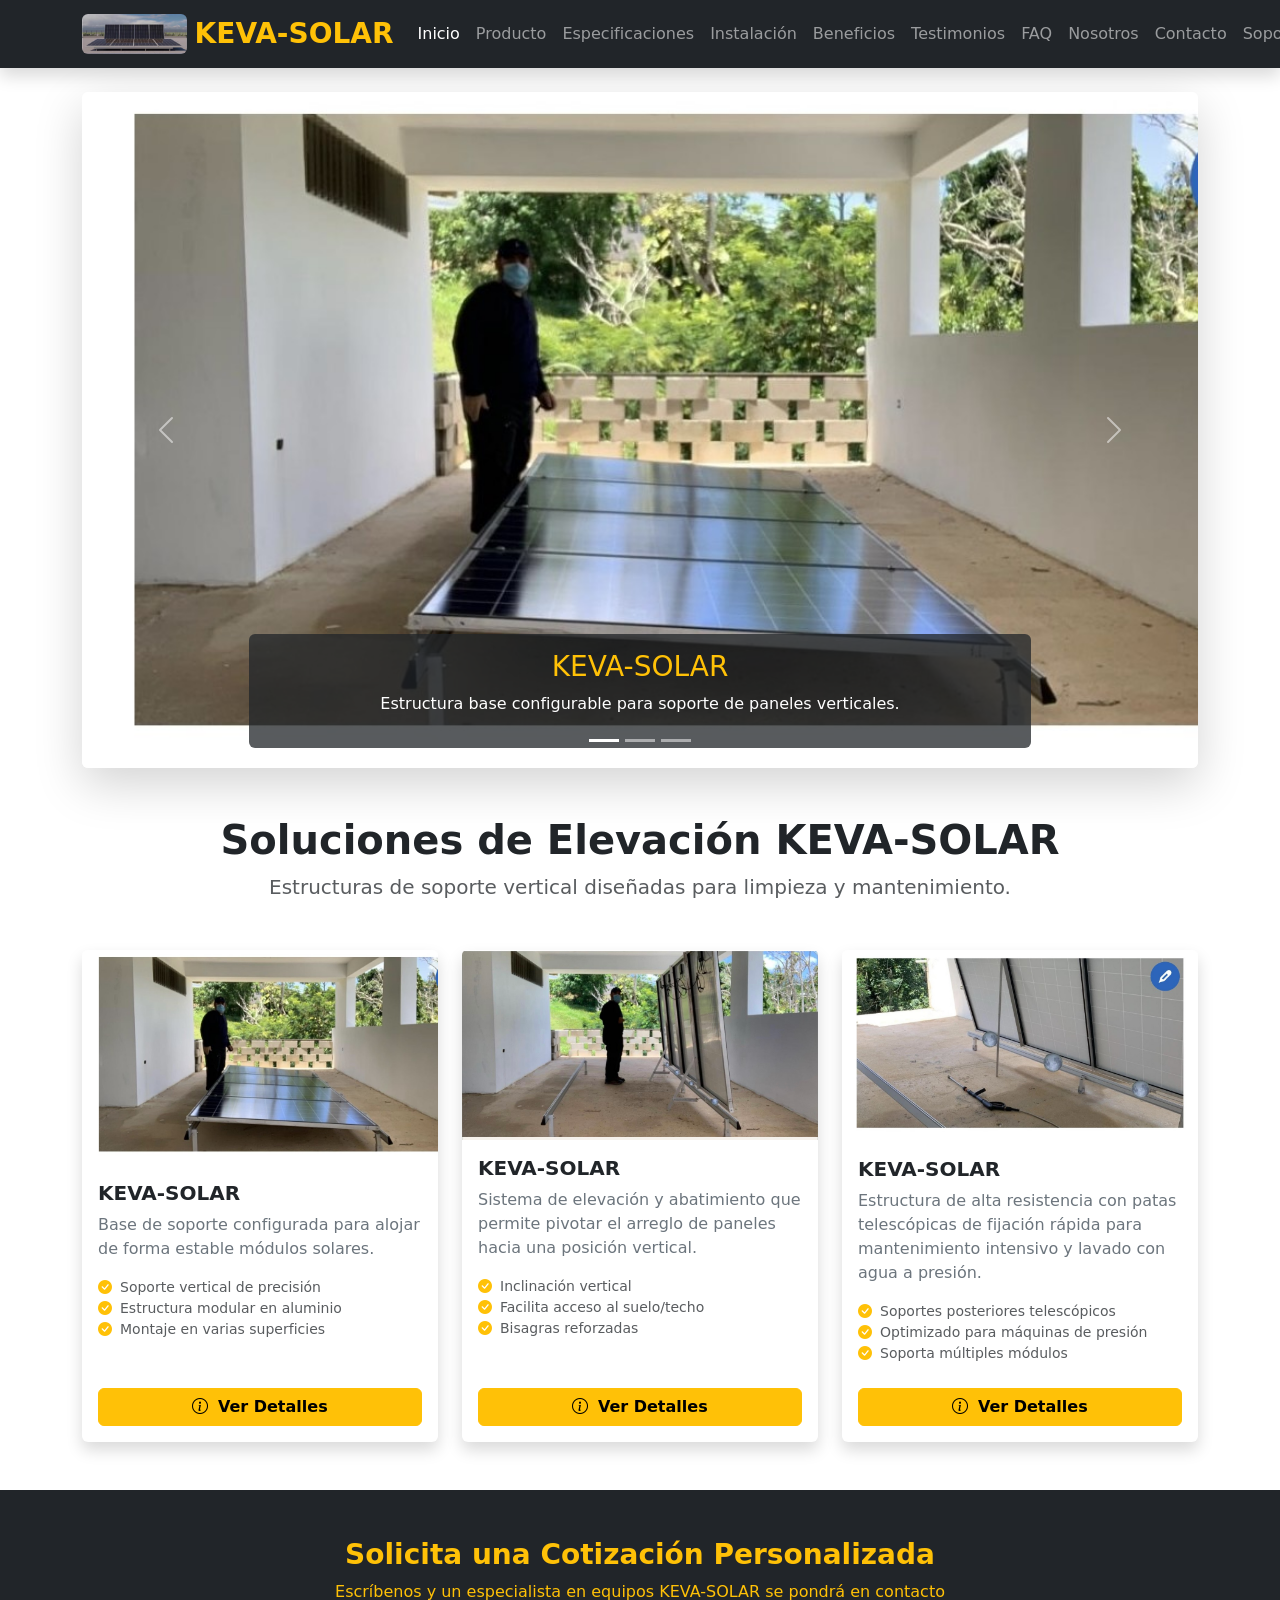
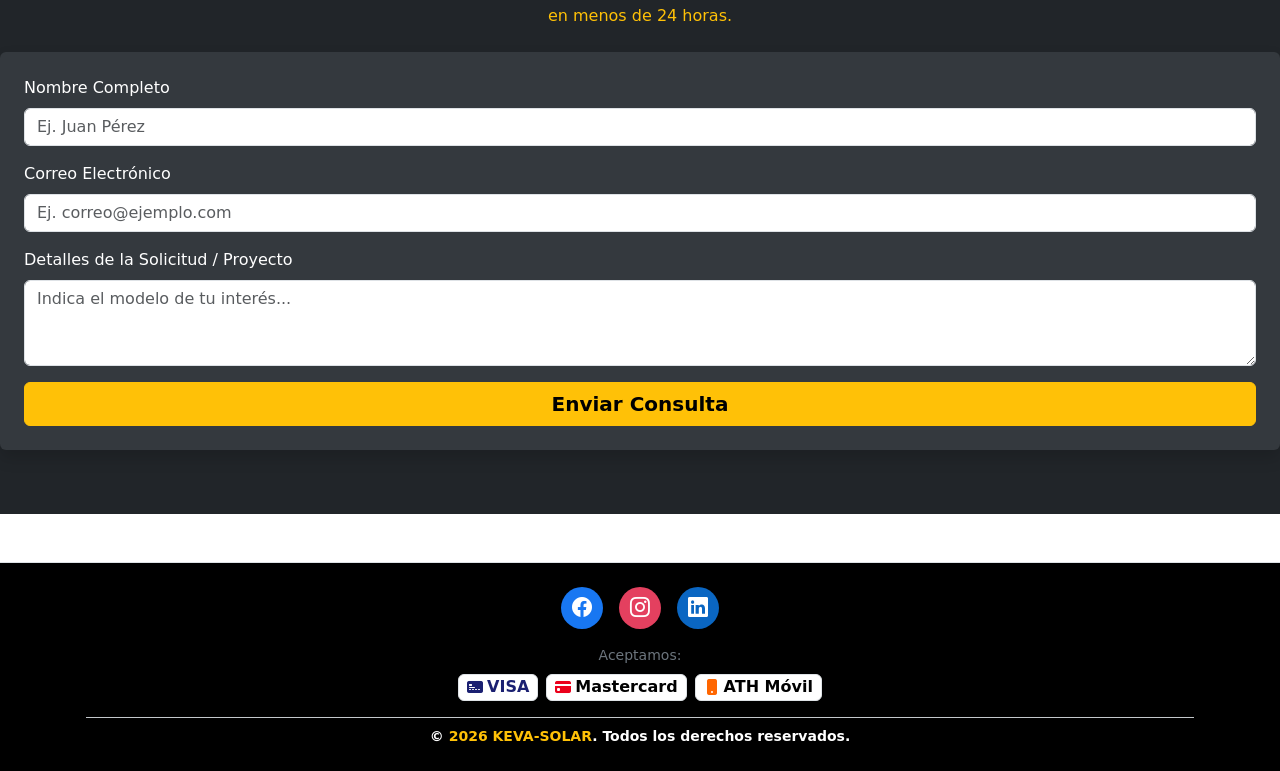
<file: index.html>
<!DOCTYPE html>
<html lang="es">
<head>
    <meta charset="UTF-8">
    <meta name="viewport" content="width=device-width, initial-scale=1.0">
    <title>KEVA-SOLAR - Sistemas de Elevación para Paneles Solares</title>
    <link href="https://cdn.jsdelivr.net/npm/bootstrap@5.3.0/dist/css/bootstrap.min.css" rel="stylesheet">
    <link rel="stylesheet" href="https://cdn.jsdelivr.net/npm/bootstrap-icons@1.11.1/font/bootstrap-icons.css">
    <link rel="stylesheet" href="styles.css">
</head>
<body>

   <header>
  <nav class="navbar navbar-expand-lg navbar-dark bg-dark sticky-top shadow">
    <div class="container">
      <a class="navbar-brand fw-bold text-warning fs-3 d-flex align-items-center" href="index.html">
  <img src="Logo KEVA-SOLAR.png" alt="Logo KEVA-SOLAR" class="me-2 rounded" style="height: 40px; width: auto; object-fit: cover;">
  KEVA-SOLAR
</a>
      <button class="navbar-toggler" type="button" data-bs-toggle="collapse" data-bs-target="#navbarNav">
        <span class="navbar-toggler-icon"></span>
      </button>
      <div class="collapse navbar-collapse" id="navbarNav">
                   <ul class="navbar-nav ms-auto fs-6">
  <li class="nav-item"><a class="nav-link active" href="index.html">Inicio</a></li>
  <li class="nav-item"><a class="nav-link" href="producto.html">Producto</a></li>
  <li class="nav-item"><a class="nav-link" href="especificaciones.html">Especificaciones</a></li>
  <li class="nav-item"><a class="nav-link" href="instalacion.html">Instalación</a></li>

  <li class="nav-item"><a class="nav-link" href="beneficios.html">Beneficios</a></li>
  <li class="nav-item"><a class="nav-link" href="testimonios.html">Testimonios</a></li>
  <li class="nav-item"><a class="nav-link" href="faq.html">FAQ</a></li>
  <li class="nav-item"><a class="nav-link" href="nosotros.html">Nosotros</a></li>
  <li class="nav-item"><a class="nav-link" href="contacto.html">Contacto</a></li>
  <li class="nav-item"><a class="nav-link" href="soporte.html">Soporte</a></li>

                    </ul>
                </div>
            </div>
        </nav>
    </header>

    <section id="hero-carousel" class="container my-4">
        <div id="kevaCarousel" class="carousel slide shadow-lg rounded overflow-hidden" data-bs-ride="carousel">
            <div class="carousel-indicators">
                <button type="button" data-bs-target="#kevaCarousel" data-bs-slide-to="0" class="active"></button>
                <button type="button" data-bs-target="#kevaCarousel" data-bs-slide-to="1"></button>
                <button type="button" data-bs-target="#kevaCarousel" data-bs-slide-to="2"></button>
            </div>
<div class="carousel-inner">
      <div class="carousel-item active">
        <img src="Portfolio-1.jpg" class="d-block w-100" alt="Estructura base KEVA-SOLAR">
        <div class="carousel-caption d-none d-md-block bg-dark bg-opacity-75 p-3 rounded">
          <h3 class="text-warning">KEVA-SOLAR</h3>
          <p>Estructura base configurable para soporte de paneles verticales.</p>
        </div>
      </div>
      <div class="carousel-item" data-bs-interval="4000">
        <img src="Portfolio-2.jpg" class="d-block w-100" alt="KEVA-SOLAR">
        <div class="carousel-caption d-none d-md-block bg-dark bg-opacity-75 p-3 rounded">
          <h3 class="text-warning">KEVA-SOLAR</h3>
          <p>Inclinación completa a posición vertical para acceso cómodo al área subyacente.</p>
        </div>
      </div>
      <div class="carousel-item" data-bs-interval="4000">
      <img src="Portfolio-3.jpg" class="d-block w-100" alt="KEVA-SOLAR">
      <div class="carousel-caption d-none d-md-block bg-dark bg-opacity-75 p-3 rounded">
        <h3 class="text-warning">KEVA-SOLAR</h3>
        <p>Mecanismo con soporte vertical ideal para lavado y mantenimiento técnico.</p>
  </div> <!-- Cierra carousel-caption -->
    </div> <!-- Cierra carousel-item -->
  </div> <!-- Cierra carousel-inner -->

  <button class="carousel-control-prev" type="button" data-bs-target="#kevaCarousel" data-bs-slide="prev">
    <span class="carousel-control-prev-icon"></span>
  </button>
  <button class="carousel-control-next" type="button" data-bs-target="#kevaCarousel" data-bs-slide="next">
    <span class="carousel-control-next-icon"></span>
  </button>
</div>
</section>
<main class="container my-5">
    <div class="text-center mb-5">
      <h1 class="fw-bold text-dark">Soluciones de Elevación KEVA-SOLAR</h1>
      <p class="text-muted fs-5">Estructuras de soporte vertical diseñadas para limpieza y mantenimiento.</p>
    </div>

    <div class="row g-4">
      <div class="col-md-4">
        <div class="card product-card h-100 shadow border-0">
          <img src="Portfolio-1.jpg" class="card-img-top" alt="Base de soporte KEVA-SOLAR">
          <div class="card-body d-flex flex-column">
            <h5 class="card-title fw-bold text-dark">KEVA-SOLAR</h5>
            <p class="card-text text-secondary">Base de soporte configurada para alojar de forma estable módulos solares.</p>
            <ul class="list-unstyled mb-4 small text-muted">
              <li><i class="bi bi-check-circle-fill text-warning me-2"></i>Soporte vertical de precisión</li>
              <li><i class="bi bi-check-circle-fill text-warning me-2"></i>Estructura modular en aluminio</li>
              <li><i class="bi bi-check-circle-fill text-warning me-2"></i>Montaje en varias superficies</li>
            </ul>
            <button class="btn btn-warning mt-auto btn-detalles fw-bold"
                    data-info="KEVA-SOLAR: Estructura base de soporte diseñada para permitir mantenimiento.">
              <i class="bi bi-info-circle me-1"></i> Ver Detalles
            </button>
          </div>
        </div>
      </div>
      <div class="col-md-4">
      <div class="card product-card h-100 shadow border-0">
        <img src="Portfolio-2.jpg" class="card-img-top" alt="KEVA-SOLAR en posición vertical">
        <div class="card-body d-flex flex-column">
          <h5 class="card-title fw-bold text-dark">KEVA-SOLAR</h5>
          <p class="card-text text-secondary">Sistema de elevación y abatimiento que permite pivotar el arreglo de paneles hacia una posición vertical.</p>
          <ul class="list-unstyled mb-4 small text-muted">
            <li><i class="bi bi-check-circle-fill text-warning me-2"></i>Inclinación vertical</li>
            <li><i class="bi bi-check-circle-fill text-warning me-2"></i>Facilita acceso al suelo/techo</li>
            <li><i class="bi bi-check-circle-fill text-warning me-2"></i>Bisagras reforzadas</li>
          </ul>
          <button class="btn btn-warning mt-auto btn-detalles fw-bold"
                  data-info="KEVA-SOLAR Pro: Sistema abatible que permite llevar la matriz fotovoltaica a posición vertical.">
            <i class="bi bi-info-circle me-1"></i> Ver Detalles
          </button>
        </div>
      </div>
    </div>

    <div class="col-md-4">
      <div class="card product-card h-100 shadow border-0">
        <img src="Portfolio-3.jpg" class="card-img-top" alt="KEVA-SOLAR con soporte y equipo de limpieza">
        <div class="card-body d-flex flex-column">
          <h5 class="card-title fw-bold text-dark">KEVA-SOLAR</h5>
          <p class="card-text text-secondary">Estructura de alta resistencia con patas telescópicas de fijación rápida para mantenimiento intensivo y lavado con agua a presión.</p>
         <ul class="list-unstyled mb-4 small text-muted">
              <li><i class="bi bi-check-circle-fill text-warning me-2"></i>Soportes posteriores telescópicos</li>
              <li><i class="bi bi-check-circle-fill text-warning me-2"></i>Optimizado para máquinas de presión</li>
              <li><i class="bi bi-check-circle-fill text-warning me-2"></i>Soporta múltiples módulos</li>
            </ul>
            <button class="btn btn-warning mt-auto btn-detalles fw-bold"
                    data-info="KEVA-SOLAR Ultra: Estructura reforzada diseñada para lavado intensivo y mantenimiento avanzado.">
              <i class="bi bi-info-circle me-1"></i> Ver Detalles
            </button>
          </div>
        </div>
      </div>
    </div> <!-- Cierra row g-4 -->

    <!-- Alerta de detalles del equipo -->
    <div id="detalle-container" class="alert alert-warning mt-5 shadow d-none" role="alert">
      <div class="d-flex align-items-center">
        <i class="bi bi-tools fs-2 me-3 text-dark"></i>
        <div>
          <h4 class="alert-heading mb-1 fw-bold">Ficha Técnica del Equipo:</h4>
          <p id="detalle-texto" class="mb-0 fs-6 text-dark"></p>
        </div>
      </div>
    </div>
  </main>
          </div>
        </div>
      </div>
    </main>

    <!-- Sección de Cotización -->
    <section class="bg-dark text-white py-5">
      <div class="container col-md-6 text-center mb-4">
        <h3 class="fw-bold text-warning">Solicita una Cotización Personalizada</h3>
                <p class="text-warning">Escríbenos y un especialista en equipos KEVA-SOLAR se pondrá en contacto en menos de 24 horas.</p>
            </div>
            <form id="contactForm" class="bg-secondary p-4 rounded shadow bg-opacity-25" novalidate>
              <div class="mb-3">
        <label for="nombre" class="form-label">Nombre Completo</label>
        <input type="text" class="form-control" id="nombre" placeholder="Ej. Juan Pérez" required>
        <div class="invalid-feedback">Por favor, ingresa tu nombre completo.</div>
      </div>
      <div class="mb-3">
        <label for="email" class="form-label">Correo Electrónico</label>
        <input type="email" class="form-control" id="email" placeholder="Ej. correo@ejemplo.com" required>
        <div class="invalid-feedback">Ingresa un correo electrónico válido.</div>
      </div>
      <div class="mb-3">
        <label for="mensaje" class="form-label">Detalles de la Solicitud / Proyecto</label>
        <textarea class="form-control" id="mensaje" rows="3" placeholder="Indica el modelo de tu interés..." required></textarea>
        <div class="invalid-feedback">Por favor, escribe un breve mensaje.</div>
      </div>
      <button type="submit" class="btn btn-warning w-100 fw-bold fs-5">Enviar Consulta</button>
    </form>
    <div id="form-feedback" class="mt-3"></div>
  </div>
</section>

<!-- Pie de página -->
<footer class="bg-black text-white text-center py-4 mt-5 border-top">
  <div class="container px-3">
    <!-- Redes Sociales -->
    <div class="mb-3 d-flex justify-content-center align-items-center gap-3 flex-wrap">
      <a href="https://facebook.com/tu-pagina" target="_blank" rel="noopener noreferrer"
         class="btn text-white rounded-circle d-flex align-items-center justify-content-center shadow-sm"
         style="width: 42px; height: 42px; background-color: #1877F2;">
        <i class="bi bi-facebook fs-5"></i>
      </a>

      <a href="https://instagram.com/tu-usuario" target="_blank" rel="noopener noreferrer"
         class="btn text-white rounded-circle d-flex align-items-center justify-content-center shadow-sm"
         style="width: 42px; height: 42px; background-color: #E4405F;">
        <i class="bi bi-instagram fs-5"></i>
      </a>

      <a href="https://www.linkedin.com/in/hector-mangual-cssyb-62908836" target="_blank" rel="noopener noreferrer"
         class="btn text-white rounded-circle d-flex align-items-center justify-content-center shadow-sm"
         style="width: 42px; height: 42px; background-color: #0A66C2;">
        <i class="bi bi-linkedin fs-5"></i>
      </a>
    </div>

    <!-- Métodos de Pago Aceptados -->
    <div class="mb-3 d-flex justify-content-center align-items-center gap-2 flex-wrap">
      <span class="text-secondary small w-100 w-sm-auto mb-1 mb-sm-0">Aceptamos:</span>

      <!-- Visa -->
      <span class="badge bg-white text-primary border px-2 py-1 fs-6 d-inline-flex align-items-center" title="Visa">
        <i class="bi bi-credit-card-2-front-fill me-1" style="color: #1A1F71;"></i>
        <strong style="color: #1A1F71;">VISA</strong>
      </span>

      <!-- Mastercard -->
      <span class="badge bg-white text-dark border px-2 py-1 fs-6 d-inline-flex align-items-center" title="Mastercard">
        <i class="bi bi-credit-card-fill me-1" style="color: #EB001B;"></i>
        <strong style="color: #000;">Mastercard</strong>
      </span>

      <!-- ATH Móvil -->
      <span class="badge bg-white text-black border px-2 py-1 fs-6 d-inline-flex align-items-center" title="ATH Móvil">
        <i class="bi bi-phone-fill me-1" style="color: #FF6600;"></i>
        <strong>ATH Móvil</strong>
      </span>
    </div>

    <!-- Derechos Reservados -->
    <div class="pt-2 border-top border-secondary-subtle">
      <p class="mb-0 text-white fw-bold small text-wrap">
        &copy; <span class="text-warning">2026 KEVA-SOLAR</span>. Todos los derechos reservados.
      </p>
    </div>
  </div>
</footer>

<script src="https://cdn.jsdelivr.net/npm/bootstrap@5.3.0/dist/js/bootstrap.bundle.min.js"></script>
<script src="script.js"></script>
</body>
</html>
</file>
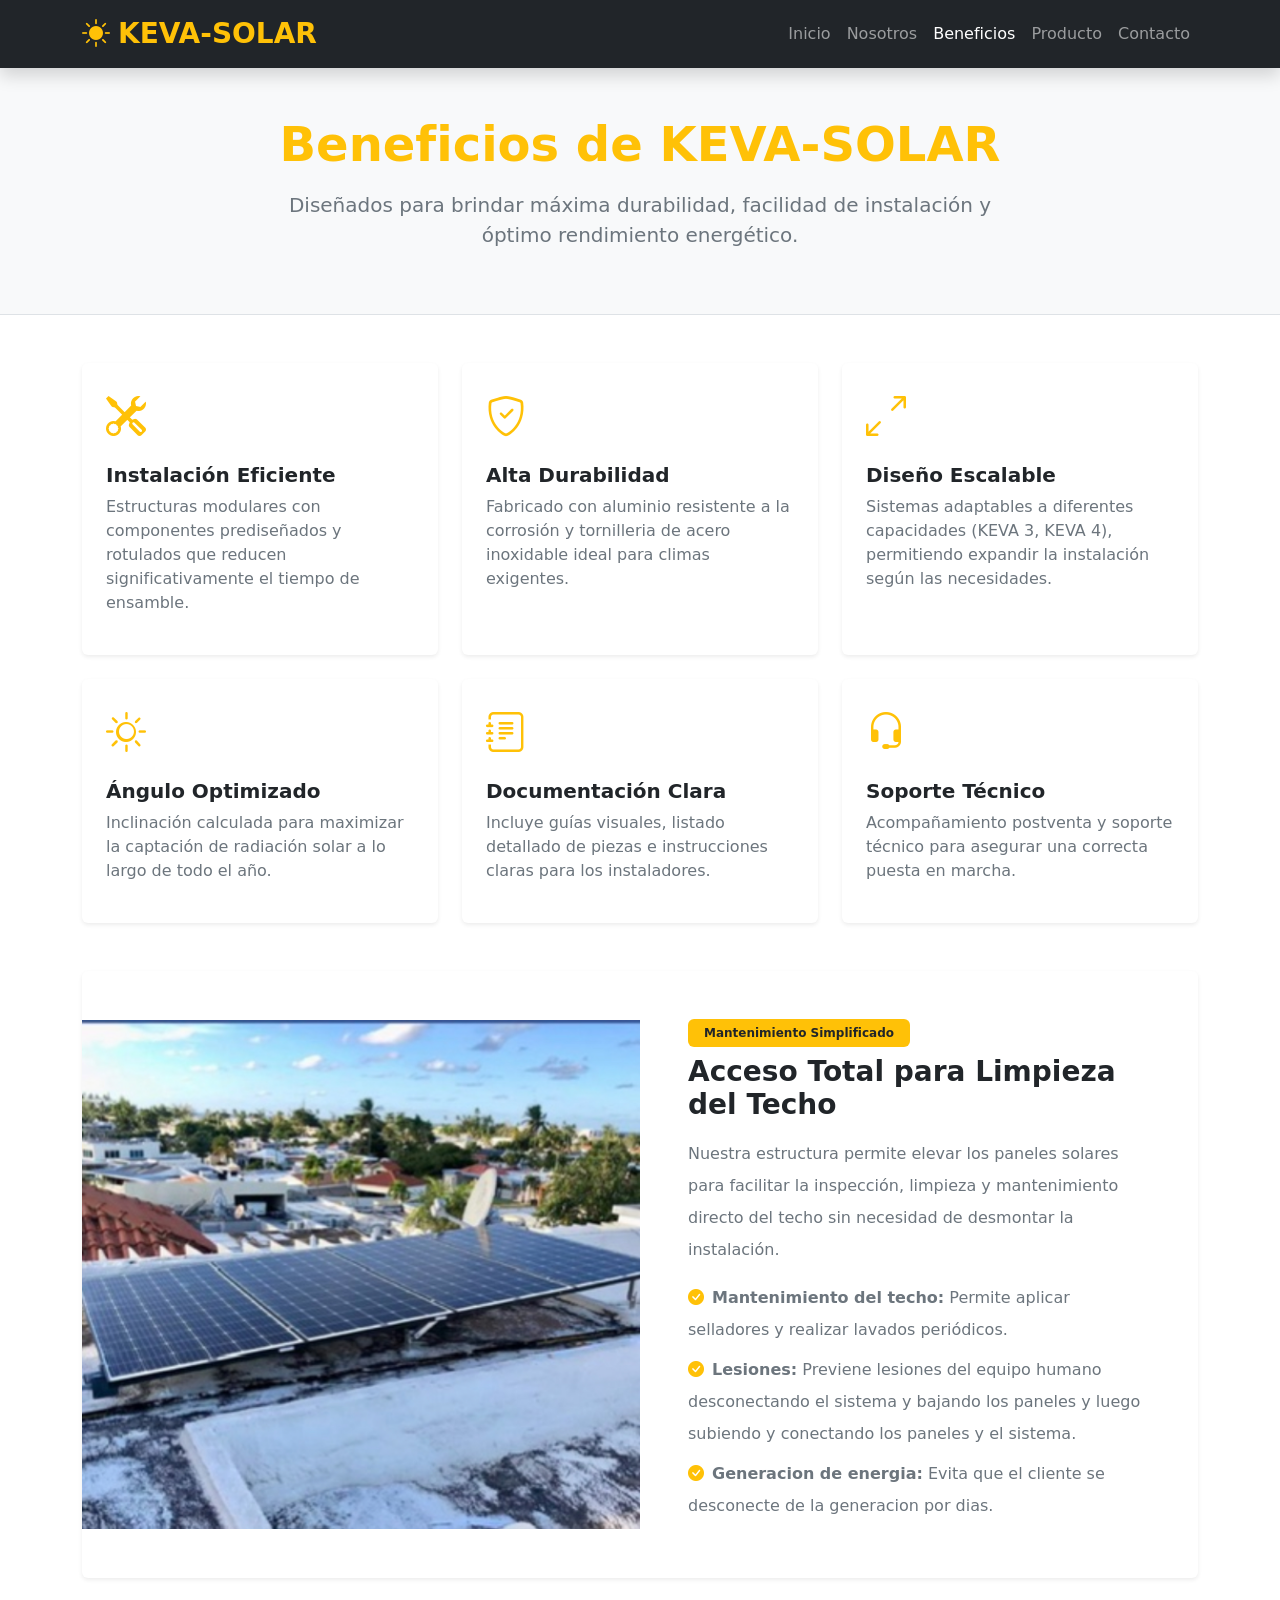
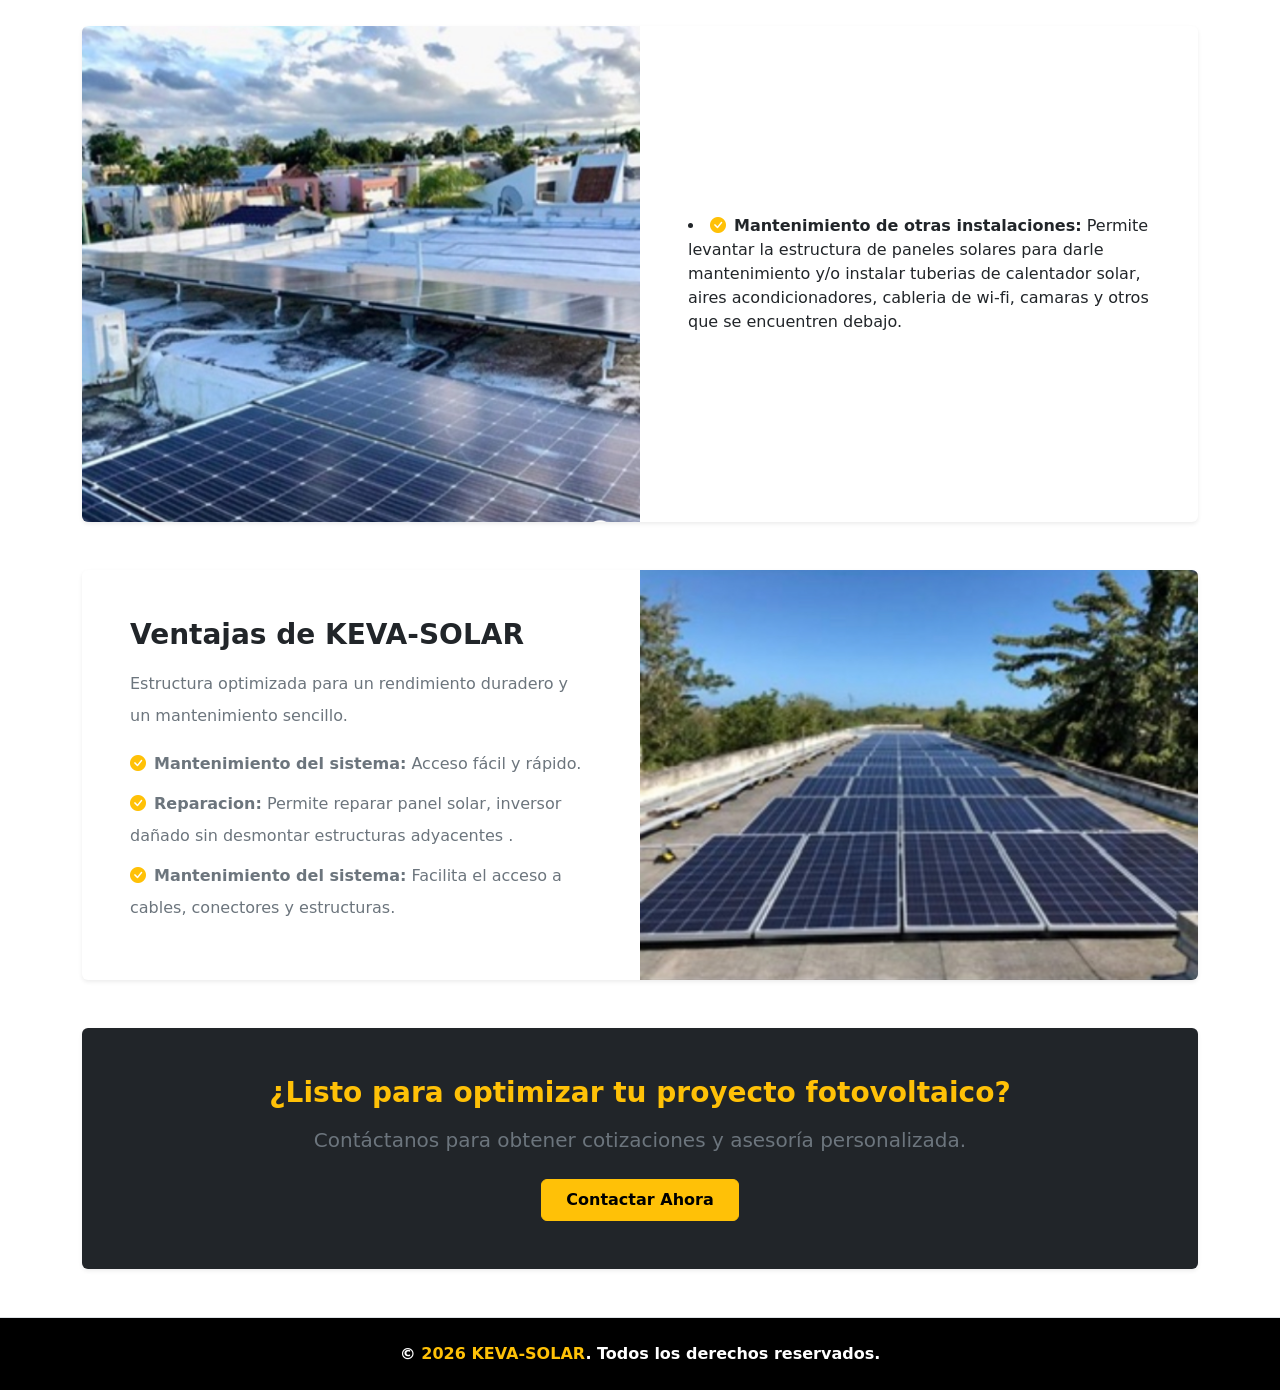
<file: beneficios.html>
<!DOCTYPE html>
<html lang="es">
<head>
  <meta charset="UTF-8">
  <meta name="viewport" content="width=device-width, initial-scale=1.0">
  <title>Beneficios - KEVA-SOLAR</title>
  
  <!-- Estilos de Bootstrap y Bootstrap Icons -->
  <link href="https://cdn.jsdelivr.net/npm/bootstrap@5.3.0/dist/css/bootstrap.min.css" rel="stylesheet">
  <link rel="stylesheet" href="https://cdn.jsdelivr.net/npm/bootstrap-icons@1.11.1/font/bootstrap-icons.css">
  <link rel="stylesheet" href="styles.css">
</head>
<body class="pagina-contacto">

  <!-- Navegación -->
  <header>
    <nav class="navbar navbar-expand-lg navbar-dark bg-dark sticky-top shadow">
      <div class="container">
        <a class="navbar-brand fw-bold text-warning fs-3" href="index.html">
          <i class="bi bi-sun-fill me-2"></i>KEVA-SOLAR
        </a>
        <button class="navbar-toggler" type="button" data-bs-toggle="collapse" data-bs-target="#navbarNav">
          <span class="navbar-toggler-icon"></span>
        </button>
        <div class="collapse navbar-collapse" id="navbarNav">
          <ul class="navbar-nav ms-auto fs-6">
            <li class="nav-item"><a class="nav-link" href="index.html">Inicio</a></li>
            <li class="nav-item"><a class="nav-link" href="nosotros.html">Nosotros</a></li>
            <li class="nav-item"><a class="nav-link active" href="beneficios.html">Beneficios</a></li>
            <li class="nav-item"><a class="nav-link" href="producto.html">Producto</a></li>
            <li class="nav-item"><a class="nav-link" href="contacto.html">Contacto</a></li>
          </ul>
        </div>
      </div>
    </nav>
  </header>

  <!-- Encabezado -->
  <section class="bg-light py-5 border-bottom text-center">
    <div class="container">
      <h1 class="text-warning fw-bold display-5">Beneficios de KEVA-SOLAR</h1>
      <p class="text-secondary col-md-8 mx-auto mt-3 fs-5">
        Diseñados para brindar máxima durabilidad, facilidad de instalación y óptimo rendimiento energético.
      </p>
    </div>
  </section>

  <!-- Contenido de Beneficios -->
  <main class="container my-5">
    
    <!-- Rejilla de Tarjetas -->
    <div class="row g-4">
      
      <!-- Beneficio 1 -->
      <div class="col-md-4">
        <div class="card h-100 shadow-sm border-0 p-4">
          <div class="text-warning fs-1 mb-3"><i class="bi bi-tools"></i></div>
          <h5 class="fw-bold text-dark">Instalación Eficiente</h5>
          <p class="text-secondary">Estructuras modulares con componentes prediseñados y rotulados que reducen significativamente el tiempo de ensamble.</p>
        </div>
      </div>

      <!-- Beneficio 2 -->
      <div class="col-md-4">
        <div class="card h-100 shadow-sm border-0 p-4">
          <div class="text-warning fs-1 mb-3"><i class="bi bi-shield-check"></i></div>
          <h5 class="fw-bold text-dark">Alta Durabilidad</h5>
          <p class="text-secondary">Fabricado con aluminio resistente a la corrosión y tornilleria de acero inoxidable ideal para climas exigentes.</p>
        </div>
      </div>

      <!-- Beneficio 3 -->
      <div class="col-md-4">
        <div class="card h-100 shadow-sm border-0 p-4">
          <div class="text-warning fs-1 mb-3"><i class="bi bi-arrows-angle-expand"></i></div>
          <h5 class="fw-bold text-dark">Diseño Escalable</h5>
          <p class="text-secondary">Sistemas adaptables a diferentes capacidades (KEVA 3, KEVA 4), permitiendo expandir la instalación según las necesidades.</p>
        </div>
      </div>

      <!-- Beneficio 4 -->
      <div class="col-md-4">
        <div class="card h-100 shadow-sm border-0 p-4">
          <div class="text-warning fs-1 mb-3"><i class="bi bi-sun"></i></div>
          <h5 class="fw-bold text-dark">Ángulo Optimizado</h5>
          <p class="text-secondary">Inclinación calculada para maximizar la captación de radiación solar a lo largo de todo el año.</p>
        </div>
      </div>

      <!-- Beneficio 5 -->
      <div class="col-md-4">
        <div class="card h-100 shadow-sm border-0 p-4">
          <div class="text-warning fs-1 mb-3"><i class="bi bi-journal-text"></i></div>
          <h5 class="fw-bold text-dark">Documentación Clara</h5>
          <p class="text-secondary">Incluye guías visuales, listado detallado de piezas e instrucciones claras para los instaladores.</p>
        </div>
      </div>

      <!-- Beneficio 6 -->
      <div class="col-md-4">
        <div class="card h-100 shadow-sm border-0 p-4">
          <div class="text-warning fs-1 mb-3"><i class="bi bi-headset"></i></div>
          <h5 class="fw-bold text-dark">Soporte Técnico</h5>
          <p class="text-secondary">Acompañamiento postventa y soporte técnico para asegurar una correcta puesta en marcha.</p>
        </div>
      </div>

    </div>

    <!-- Sección Especial: Mantenimiento y Limpieza del Techo con Imagen -->
    <section class="card shadow-sm border-0 my-5 overflow-hidden">
      <div class="row g-0 align-items-center">
        
        <!-- Columna de la Imagen -->
        <div class="col-lg-6">
          <img src="beneficio.jpg" alt="Estructura KEVA-SOLAR que facilita la limpieza del techo" class="img-fluid w-100 h-100 object-fit-cover" style="min-height: 280px;">
        </div>
        
        <!-- Columna de Descripción -->
        <div class="col-lg-6 p-4 p-md-5">
          <span class="badge bg-warning text-dark fw-bold mb-2 px-3 py-2">Mantenimiento Simplificado</span>

          <h3 class="fw-bold text-dark mb-3">Acceso Total para Limpieza del Techo</h3>
          <p class="text-secondary lh-lg mb-3">
          Nuestra estructura permite elevar los paneles solares para facilitar la inspección, limpieza y mantenimiento directo del techo sin necesidad de desmontar la instalación.
        </p>

        <ul class="list-unstyled text-secondary lh-lg mb-0">
          <li class="mb-2"><i class="bi bi-check-circle-fill text-warning me-2"></i><strong>Mantenimiento del techo:</strong> Permite aplicar selladores y realizar lavados periódicos.</li>
          <li class="mb-2"><i class="bi bi-check-circle-fill text-warning me-2"></i><strong>Lesiones:</strong> Previene lesiones del equipo humano desconectando el sistema y bajando los paneles y luego subiendo y conectando los paneles y el sistema.</li>
          <li class="mb-2"><i class="bi bi-check-circle-fill text-warning me-2"></i><strong>Generacion de energia:</strong> Evita que el cliente se desconecte de la generacion por dias.</li>
        </ul>
        </div>

      </div>
    </section>
<!-- Sección: Beneficio 1 -->
<section class="card shadow-sm border-0 my-5 overflow-hidden">
  <div class="row g-0 align-items-center">
    
    <!-- Columna de la Imagen -->
    <div class="col-lg-6">
      <img src="beneficio-1.jpg" alt="Beneficio 1 - KEVA SOLAR" class="img-fluid w-100 h-100 object-fit-cover">
    </div>

    <!-- Columna de Descripción -->
    <div class="col-lg-6 p-4 p-md-5">
      <span class="badge bg-warning text-dark fw-bold mb-2 px-3 py-2"></span>
      <h3 class="fw-bold text-dark mb-3"></h3>
      <p class="text-secondary lh-lg mb-3">
        <li class="mb-2"><i class="bi bi-check-circle-fill text-warning me-2"></i><strong>Mantenimiento de otras instalaciones:</strong> Permite levantar la estructura de paneles solares para darle mantenimiento y/o instalar tuberias de calentador solar, aires acondicionadores, cableria de wi-fi, camaras y otros que se encuentren debajo.</li>
      </p>
      
      <ul class="list-unstyled text-secondary lh-lg mb-0">
      
      </ul>
    </div>

  </div>
</section>

<!-- Sección: Beneficio 2 -->
<section class="card shadow-sm border-0 my-5 overflow-hidden">
  <div class="row g-0 align-items-center flex-lg-row-reverse">
    
    <!-- Columna de la Imagen (A la derecha en pantallas grandes) -->
    <div class="col-lg-6">
      <img src="beneficio-2.jpg" alt="Beneficio 2 - KEVA SOLAR" class="img-fluid w-100 h-100 object-fit-cover">
    </div>

    <!-- <!-- Columna de Descripción -->
        <div class="col-lg-6 p-4 p-md-5">
          <span class="badge bg-warning text-dark fw-bold mb-2 px-3 py-2"></span>
          <h3 class="fw-bold text-dark mb-3">Ventajas de KEVA-SOLAR</h3>
          <p class="text-secondary lh-lg mb-3">
            Estructura optimizada para un rendimiento duradero y un mantenimiento sencillo.
          </p>

          <ul class="list-unstyled text-secondary lh-lg mb-0">
            <li class="mb-2"><i class="bi bi-check-circle-fill text-warning me-2"></i><strong>Mantenimiento del sistema:</strong> Acceso fácil y rápido.</li>
            <li class="mb-2"><i class="bi bi-check-circle-fill text-warning me-2"></i><strong>Reparacion:</strong> Permite reparar panel solar, inversor dañado sin desmontar estructuras adyacentes .</li>
            <li class="mb-2"><i class="bi bi-check-circle-fill text-warning me-2"></i><strong>Mantenimiento del sistema:</strong> Facilita el acceso a cables, conectores y estructuras.</li>
          </ul>
        </div>

      </div>
    </section>

    <!-- Llamado a la acción -->
    <div class="bg-dark text-white rounded shadow-sm p-5 mt-5 text-center">
      <h3 class="fw-bold text-warning mb-3">¿Listo para optimizar tu proyecto fotovoltaico?</h3>
      <p class="text-secondary col-md-8 mx-auto mb-4 fs-5">Contáctanos para obtener cotizaciones y asesoría personalizada.</p>
      <a href="contacto.html" class="btn btn-warning fw-bold px-4 py-2">Contactar Ahora</a>
    </div>

  </main>

  <!-- Pie de página -->
  <footer class="bg-black text-white text-center py-4 mt-5 border-top">
    <div class="container">
      <p class="mb-0 text-white fw-bold text-center">&copy; <span class="text-warning">2026 KEVA-SOLAR</span>. Todos los derechos reservados.</p>
    </div>
  </footer>

  <script src="https://cdn.jsdelivr.net/npm/bootstrap@5.3.0/dist/js/bootstrap.bundle.min.js"></script>
</body>
</html>
</file>
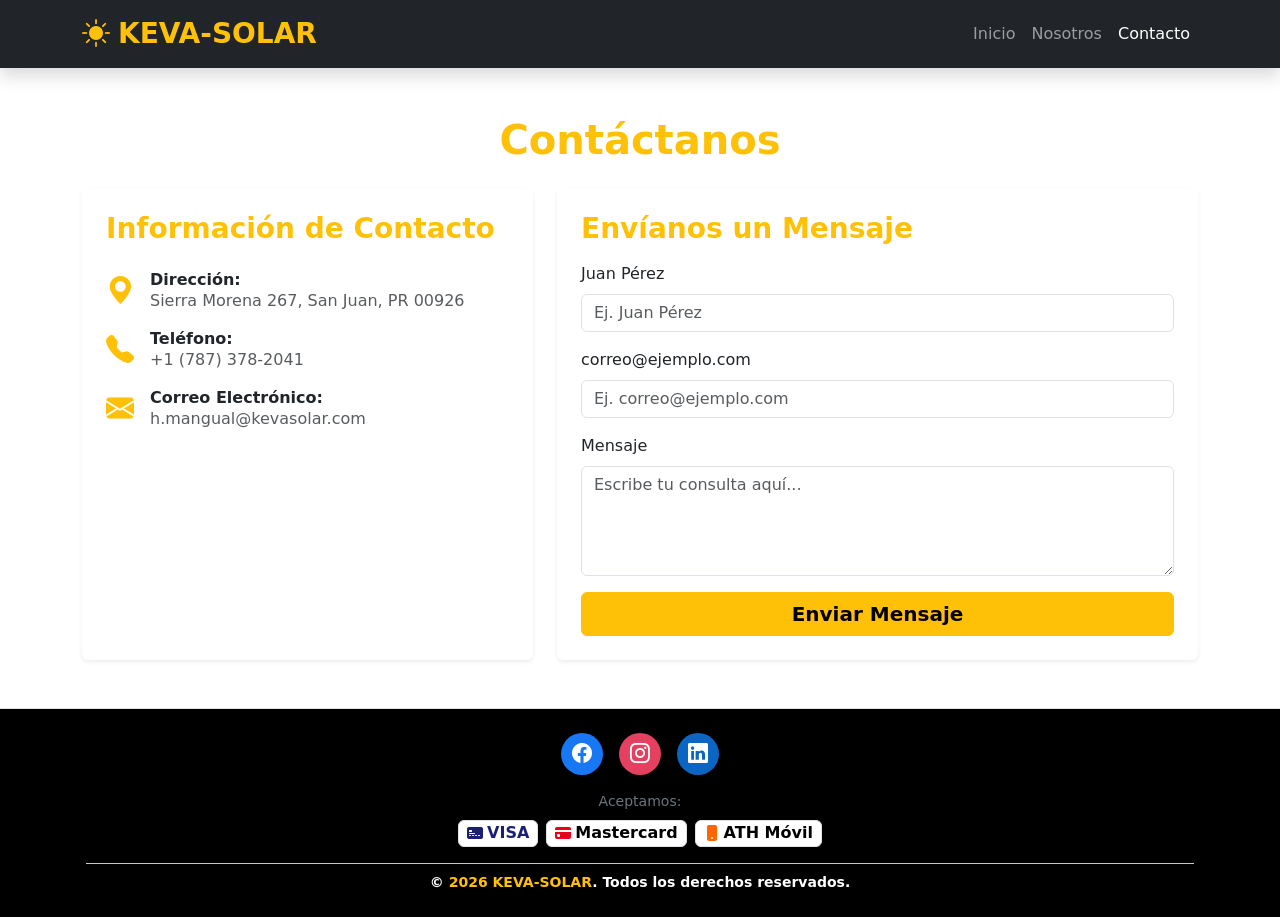
<file: contacto.html>
<!DOCTYPE html>
<html lang="es">
<head>
  <meta charset="UTF-8">
  <meta name="viewport" content="width=device-width, initial-scale=1.0">
  <title>Contacto - KEVA-SOLAR</title>
  <link href="https://cdn.jsdelivr.net/npm/bootstrap@5.3.0/dist/css/bootstrap.min.css" rel="stylesheet">
  <link rel="stylesheet" href="https://cdn.jsdelivr.net/npm/bootstrap-icons@1.11.1/font/bootstrap-icons.css">
  <link rel="stylesheet" href="styles.css">
</head>
<body class="pagina-contacto">

  <!-- Navegación -->
  <header>
    <nav class="navbar navbar-expand-lg navbar-dark bg-dark sticky-top shadow">
      <div class="container">
        <a class="navbar-brand fw-bold text-warning fs-3" href="index.html">
          <i class="bi bi-sun-fill me-2"></i>KEVA-SOLAR
        </a>
        <button class="navbar-toggler" type="button" data-bs-toggle="collapse" data-bs-target="#navbarNav">
          <span class="navbar-toggler-icon"></span>
        </button>
        <div class="collapse navbar-collapse" id="navbarNav">
          <ul class="navbar-nav ms-auto fs-6">
            <li class="nav-item"><a class="nav-link" href="index.html">Inicio</a></li>
            <li class="nav-item"><a class="nav-link" href="nosotros.html">Nosotros</a></li>
            <li class="nav-item"><a class="nav-link active" href="contacto.html">Contacto</a></li>
          </ul>
        </div>
      </div>
    </nav>
  </header>

  <!-- Contenido Principal -->
  <main class="container my-5">
    <h1 class="text-warning fw-bold text-center mb-4">Contáctanos</h1>
    
    <div class="row g-4">
      <!-- Información de Contacto Directo -->
      <div class="col-md-5">
        <div class="card h-100 shadow-sm border-0 p-4">
          <h3 class="text-warning fw-bold mb-4">Información de Contacto</h3>
          
          <div class="d-flex align-items-center mb-3">
            <i class="bi bi-geo-alt-fill text-warning fs-3 me-3"></i>
            <div>
              <h6 class="fw-bold mb-0">Dirección:</h6>
              <p class="text-muted mb-0">Sierra Morena 267, San Juan, PR 00926</p>
            </div>
          </div>

          <div class="d-flex align-items-center mb-3">
            <i class="bi bi-telephone-fill text-warning fs-3 me-3"></i>
            <div>
              <h6 class="fw-bold mb-0">Teléfono:</h6>
              <p class="text-muted mb-0">+1 (787) 378-2041</p>
            </div>
          </div>

          <div class="d-flex align-items-center mb-3">
            <i class="bi bi-envelope-fill text-warning fs-3 me-3"></i>
            <div>
              <h6 class="fw-bold mb-0">Correo Electrónico:</h6>
              <p class="text-muted mb-0">h.mangual@kevasolar.com</p>
            </div>
          </div>
        </div>
      </div>

      <!-- Formulario de Mensaje -->
      <div class="col-md-7">
        <div class="card shadow-sm border-0 p-4">
          <h3 class="text-warning fw-bold mb-3">Envíanos un Mensaje</h3>
          <form id="contactForm">
            <div class="mb-3">
              <label for="nombre" class="form-label">Juan Pérez</label>
              <input type="text" class="form-control" id="nombre" placeholder="Ej. Juan Pérez" required>
            </div>
            <div class="mb-3">
              <label for="email" class="form-label">correo@ejemplo.com</label>
              <input type="email" class="form-control" id="email" placeholder="Ej. correo@ejemplo.com" required>
            </div>
            <div class="mb-3">
              <label for="mensaje" class="form-label">Mensaje</label>
              <textarea class="form-control" id="mensaje" rows="4" placeholder="Escribe tu consulta aquí..." required></textarea>
            </div>
            <button type="submit" class="btn btn-warning w-100 fw-bold fs-5">Enviar Mensaje</button>
          </form>
        </div>
      </div>
    </div>
  </main>

  <!-- Pie de página -->
  <footer class="bg-black text-white text-center py-4 mt-5 border-top">
  <div class="container px-3">
    <!-- Redes Sociales -->
    <div class="mb-3 d-flex justify-content-center align-items-center gap-3 flex-wrap">
      <a href="https://facebook.com/tu-pagina" target="_blank" rel="noopener noreferrer"
         class="btn text-white rounded-circle d-flex align-items-center justify-content-center shadow-sm"
         style="width: 42px; height: 42px; background-color: #1877F2;">
        <i class="bi bi-facebook fs-5"></i>
      </a>

      <a href="https://instagram.com/tu-usuario" target="_blank" rel="noopener noreferrer"
         class="btn text-white rounded-circle d-flex align-items-center justify-content-center shadow-sm"
         style="width: 42px; height: 42px; background-color: #E4405F;">
        <i class="bi bi-instagram fs-5"></i>
      </a>

      <a href="https://www.linkedin.com/in/hector-mangual-cssyb-62908836" target="_blank" rel="noopener noreferrer"
         class="btn text-white rounded-circle d-flex align-items-center justify-content-center shadow-sm"
         style="width: 42px; height: 42px; background-color: #0A66C2;">
        <i class="bi bi-linkedin fs-5"></i>
      </a>
    </div>

    <!-- Métodos de Pago Aceptados -->
    <div class="mb-3 d-flex justify-content-center align-items-center gap-2 flex-wrap">
      <span class="text-secondary small w-100 w-sm-auto mb-1 mb-sm-0">Aceptamos:</span>

      <!-- Visa -->
      <span class="badge bg-white text-primary border px-2 py-1 fs-6 d-inline-flex align-items-center" title="Visa">
        <i class="bi bi-credit-card-2-front-fill me-1" style="color: #1A1F71;"></i>
        <strong style="color: #1A1F71;">VISA</strong>
      </span>

      <!-- Mastercard -->
      <span class="badge bg-white text-dark border px-2 py-1 fs-6 d-inline-flex align-items-center" title="Mastercard">
        <i class="bi bi-credit-card-fill me-1" style="color: #EB001B;"></i>
        <strong style="color: #000;">Mastercard</strong>
      </span>

      <!-- ATH Móvil -->
      <span class="badge bg-white text-black border px-2 py-1 fs-6 d-inline-flex align-items-center" title="ATH Móvil">
        <i class="bi bi-phone-fill me-1" style="color: #FF6600;"></i>
        <strong>ATH Móvil</strong>
      </span>
    </div>

    <!-- Derechos Reservados -->
    <div class="pt-2 border-top border-secondary-subtle">
      <p class="mb-0 text-white fw-bold small text-wrap">
        &copy; <span class="text-warning">2026 KEVA-SOLAR</span>. Todos los derechos reservados.
      </p>
    </div>
  </div>
</footer>

<script src="https://cdn.jsdelivr.net/npm/bootstrap@5.3.0/dist/js/bootstrap.bundle.min.js"></script>
<script src="script.js"></script>
</body>
</html>
</file>
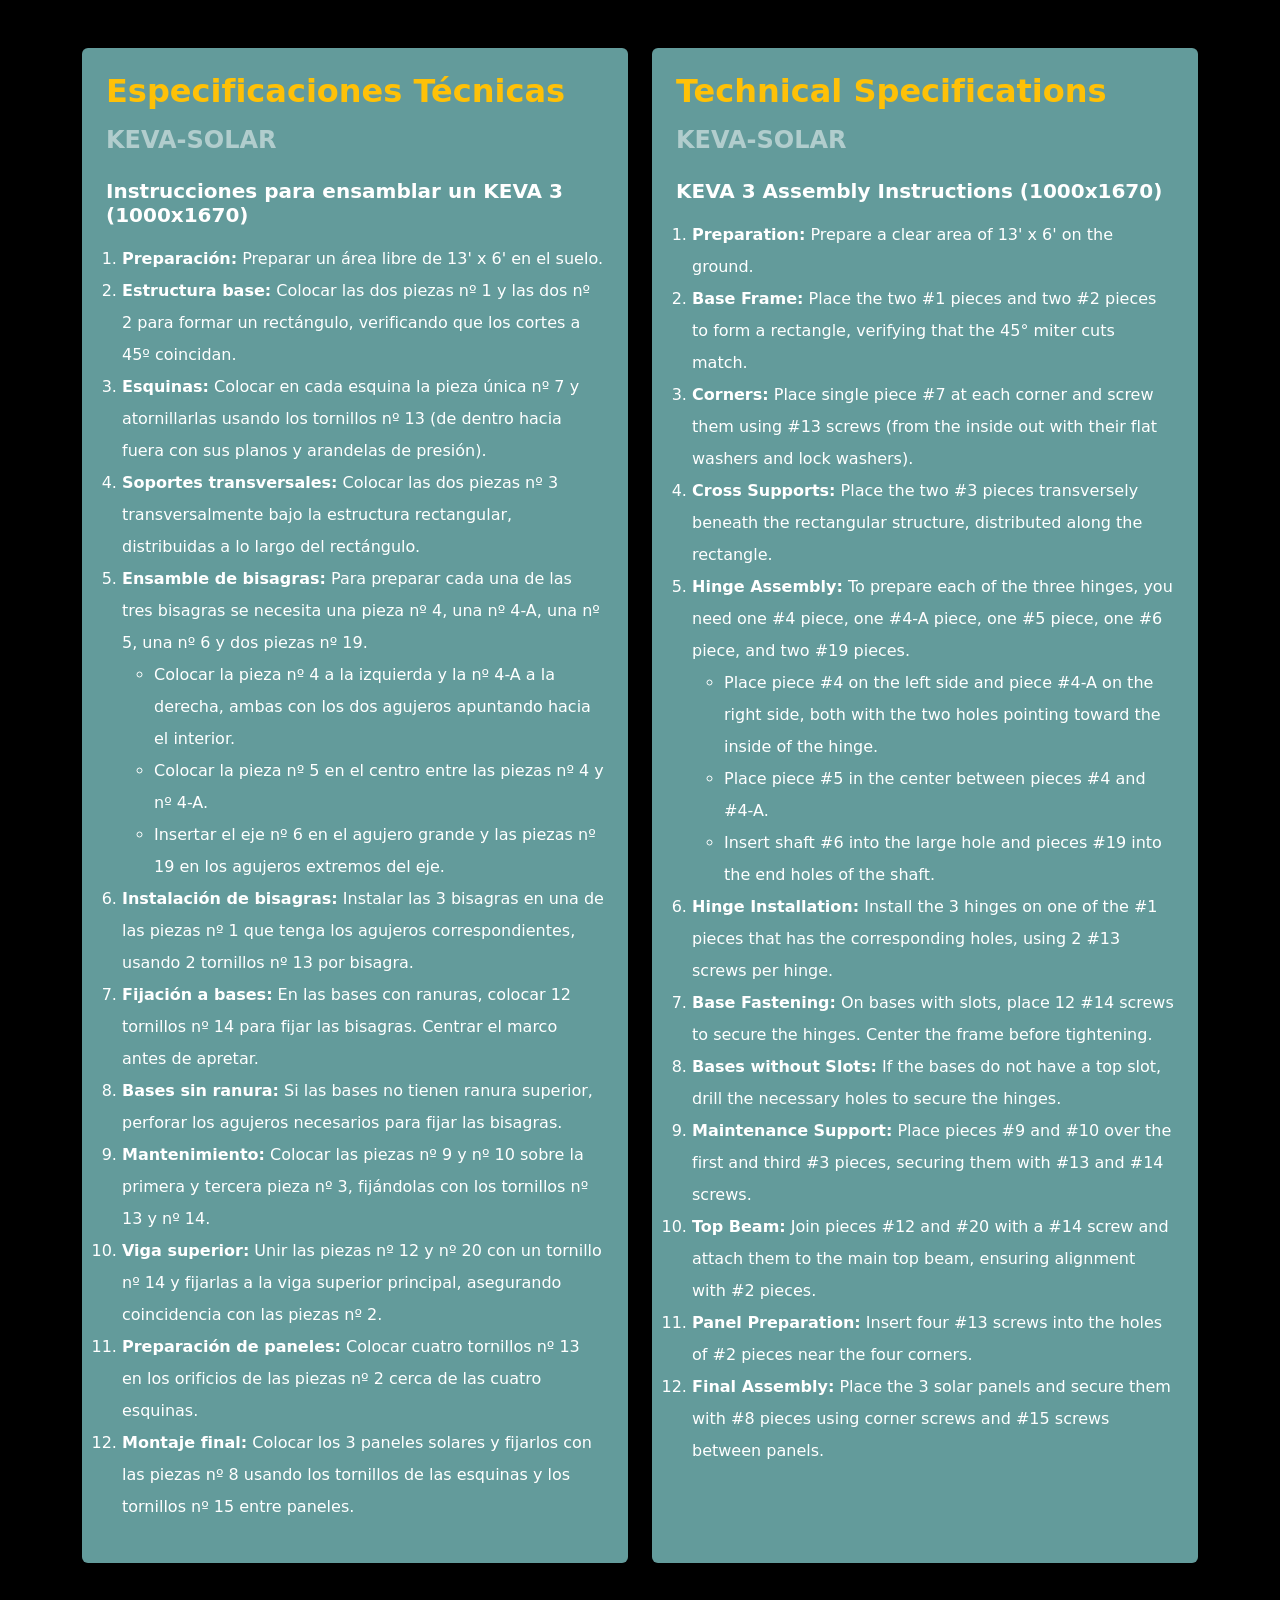
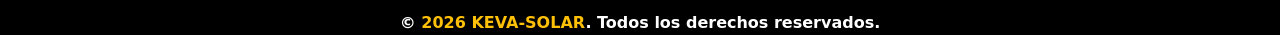
<file: especificaciones.html>
<!DOCTYPE html>
<html lang="es">
<head>
  <meta charset="UTF-8">
  <meta name="viewport" content="width=device-width, initial-scale=1.0">
  <title>Especificaciones - KEVA SOLAR</title>
  <link href="https://cdn.jsdelivr.net/npm/bootstrap@5.3.0/dist/css/bootstrap.min.css" rel="stylesheet">
  <link rel="stylesheet" href="https://cdn.jsdelivr.net/npm/bootstrap-icons@1.11.0/font/bootstrap-icons.css">
  <link rel="stylesheet" href="styles.css">
</head>
<body class="bg-black text-white">

  <main class="container my-5">
    <div class="row g-4">

      <!-- Versión en Español -->
      <div class="col-md-6">
        <div class="card h-100 shadow-sm border-0 p-4 text-white" style="background-color: #639b9b;">
          <h2 class="text-warning fw-bold mb-3">Especificaciones Técnicas</h2>
          <h4 class="fw-semibold mb-4 text-white-50">KEVA-SOLAR</h4>
          <h5 class="fw-bold mb-3">Instrucciones para ensamblar un KEVA 3 (1000x1670)</h5>
          
          <ol class="lh-lg ps-3">
            <li><strong>Preparación:</strong> Preparar un área libre de 13' x 6' en el suelo.</li>
            <li><strong>Estructura base:</strong> Colocar las dos piezas nº 1 y las dos nº 2 para formar un rectángulo, verificando que los cortes a 45º coincidan.</li>
            <li><strong>Esquinas:</strong> Colocar en cada esquina la pieza única nº 7 y atornillarlas usando los tornillos nº 13 (de dentro hacia fuera con sus planos y arandelas de presión).</li>
            <li><strong>Soportes transversales:</strong> Colocar las dos piezas nº 3 transversalmente bajo la estructura rectangular, distribuidas a lo largo del rectángulo.</li>
            <li>
              <strong>Ensamble de bisagras:</strong> Para preparar cada una de las tres bisagras se necesita una pieza nº 4, una nº 4-A, una nº 5, una nº 6 y dos piezas nº 19.
              <ul>
                <li>Colocar la pieza nº 4 a la izquierda y la nº 4-A a la derecha, ambas con los dos agujeros apuntando hacia el interior.</li>
                <li>Colocar la pieza nº 5 en el centro entre las piezas nº 4 y nº 4-A.</li>
                <li>Insertar el eje nº 6 en el agujero grande y las piezas nº 19 en los agujeros extremos del eje.</li>
              </ul>
            </li>
            <li><strong>Instalación de bisagras:</strong> Instalar las 3 bisagras en una de las piezas nº 1 que tenga los agujeros correspondientes, usando 2 tornillos nº 13 por bisagra.</li>
            <li><strong>Fijación a bases:</strong> En las bases con ranuras, colocar 12 tornillos nº 14 para fijar las bisagras. Centrar el marco antes de apretar.</li>
            <li><strong>Bases sin ranura:</strong> Si las bases no tienen ranura superior, perforar los agujeros necesarios para fijar las bisagras.</li>
            <li><strong>Mantenimiento:</strong> Colocar las piezas nº 9 y nº 10 sobre la primera y tercera pieza nº 3, fijándolas con los tornillos nº 13 y nº 14.</li>
            <li><strong>Viga superior:</strong> Unir las piezas nº 12 y nº 20 con un tornillo nº 14 y fijarlas a la viga superior principal, asegurando coincidencia con las piezas nº 2.</li>
            <li><strong>Preparación de paneles:</strong> Colocar cuatro tornillos nº 13 en los orificios de las piezas nº 2 cerca de las cuatro esquinas.</li>
            <li><strong>Montaje final:</strong> Colocar los 3 paneles solares y fijarlos con las piezas nº 8 usando los tornillos de las esquinas y los tornillos nº 15 entre paneles.</li>
          </ol>
        </div>
      </div>

      <!-- Versión en Inglés -->
      <div class="col-md-6">
        <div class="card h-100 shadow-sm border-0 p-4 text-white" style="background-color: #639b9b;">
          <h2 class="text-warning fw-bold mb-3">Technical Specifications</h2>
          <h4 class="fw-semibold mb-4 text-white-50">KEVA-SOLAR</h4>
          <h5 class="fw-bold mb-3">KEVA 3 Assembly Instructions (1000x1670)</h5>
          
          <ol class="lh-lg ps-3">
            <li><strong>Preparation:</strong> Prepare a clear area of 13' x 6' on the ground.</li>
            <li><strong>Base Frame:</strong> Place the two #1 pieces and two #2 pieces to form a rectangle, verifying that the 45° miter cuts match.</li>
            <li><strong>Corners:</strong> Place single piece #7 at each corner and screw them using #13 screws (from the inside out with their flat washers and lock washers).</li>
            <li><strong>Cross Supports:</strong> Place the two #3 pieces transversely beneath the rectangular structure, distributed along the rectangle.</li>
            <li>
              <strong>Hinge Assembly:</strong> To prepare each of the three hinges, you need one #4 piece, one #4-A piece, one #5 piece, one #6 piece, and two #19 pieces.
              <ul>
                <li>Place piece #4 on the left side and piece #4-A on the right side, both with the two holes pointing toward the inside of the hinge.</li>
                <li>Place piece #5 in the center between pieces #4 and #4-A.</li>
                <li>Insert shaft #6 into the large hole and pieces #19 into the end holes of the shaft.</li>
              </ul>
            </li>
            <li><strong>Hinge Installation:</strong> Install the 3 hinges on one of the #1 pieces that has the corresponding holes, using 2 #13 screws per hinge.</li>
            <li><strong>Base Fastening:</strong> On bases with slots, place 12 #14 screws to secure the hinges. Center the frame before tightening.</li>
            <li><strong>Bases without Slots:</strong> If the bases do not have a top slot, drill the necessary holes to secure the hinges.</li>
            <li><strong>Maintenance Support:</strong> Place pieces #9 and #10 over the first and third #3 pieces, securing them with #13 and #14 screws.</li>
            <li><strong>Top Beam:</strong> Join pieces #12 and #20 with a #14 screw and attach them to the main top beam, ensuring alignment with #2 pieces.</li>
            <li><strong>Panel Preparation:</strong> Insert four #13 screws into the holes of #2 pieces near the four corners.</li>
            <li><strong>Final Assembly:</strong> Place the 3 solar panels and secure them with #8 pieces using corner screws and #15 screws between panels.</li>
          </ol>
        </div>
      </div>

    </div>
  </main>

  <!-- Pie de página -->
 
  <p class="mb-0 text-white fw-bold text-center">&copy; <span class="text-warning">2026 KEVA-SOLAR</span>. Todos los derechos reservados.</p>
</footer>

<script src="https://cdn.jsdelivr.net/npm/bootstrap@5.3.0/dist/js/bootstrap.bundle.min.js"></script>
<script src="script.js"></script>
</body>
</html>
</file>
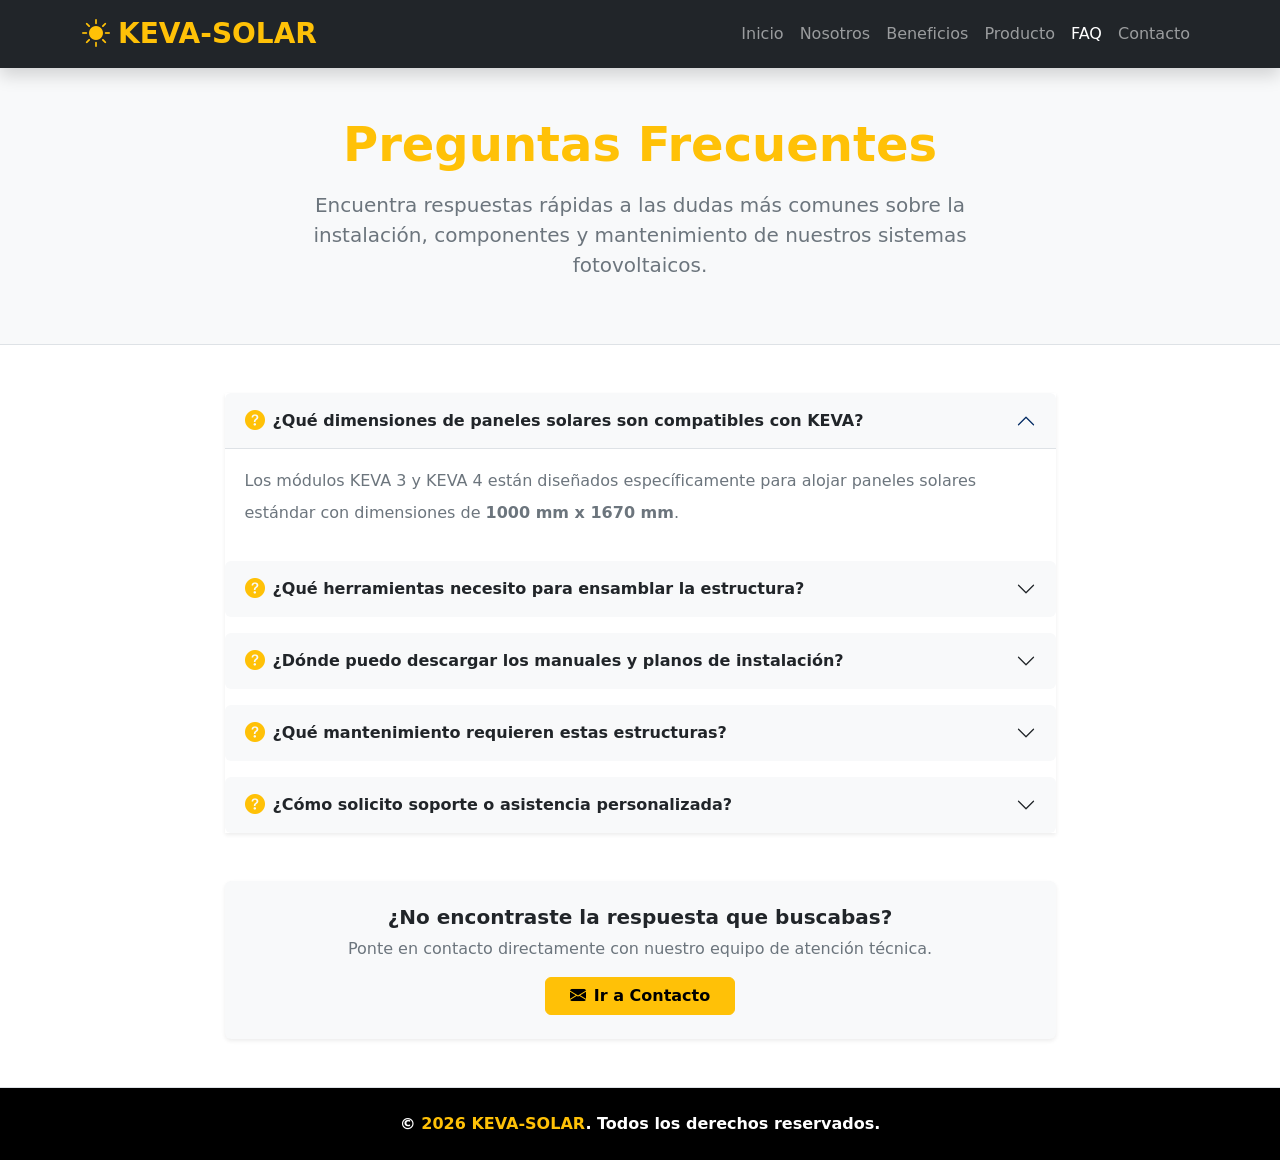
<file: faq.html>
<!DOCTYPE html>
<html lang="es">
<head>
  <meta charset="UTF-8">
  <meta name="viewport" content="width=device-width, initial-scale=1.0">
  <title>Preguntas Frecuentes - KEVA-SOLAR</title>
  
  <!-- Estilos de Bootstrap y Bootstrap Icons -->
  <link href="https://cdn.jsdelivr.net/npm/bootstrap@5.3.0/dist/css/bootstrap.min.css" rel="stylesheet">
  <link rel="stylesheet" href="https://cdn.jsdelivr.net/npm/bootstrap-icons@1.11.1/font/bootstrap-icons.css">
  <link rel="stylesheet" href="styles.css">
</head>
<body class="pagina-contacto">

  <!-- Navegación -->
  <header>
    <nav class="navbar navbar-expand-lg navbar-dark bg-dark sticky-top shadow">
      <div class="container">
        <a class="navbar-brand fw-bold text-warning fs-3" href="index.html">
          <i class="bi bi-sun-fill me-2"></i>KEVA-SOLAR
        </a>
        <button class="navbar-toggler" type="button" data-bs-toggle="collapse" data-bs-target="#navbarNav">
          <span class="navbar-toggler-icon"></span>
        </button>
        <div class="collapse navbar-collapse" id="navbarNav">
          <ul class="navbar-nav ms-auto fs-6">
            <li class="nav-item"><a class="nav-link" href="index.html">Inicio</a></li>
            <li class="nav-item"><a class="nav-link" href="nosotros.html">Nosotros</a></li>
            <li class="nav-item"><a class="nav-link" href="beneficios.html">Beneficios</a></li>
            <li class="nav-item"><a class="nav-link" href="producto.html">Producto</a></li>
            <li class="nav-item"><a class="nav-link active" href="faq.html">FAQ</a></li>
            <li class="nav-item"><a class="nav-link" href="contacto.html">Contacto</a></li>
          </ul>
        </div>
      </div>
    </nav>
  </header>

  <!-- Encabezado -->
  <section class="bg-light py-5 border-bottom text-center">
    <div class="container">
      <h1 class="text-warning fw-bold display-5">Preguntas Frecuentes</h1>
      <p class="text-secondary col-md-8 mx-auto mt-3 fs-5">
        Encuentra respuestas rápidas a las dudas más comunes sobre la instalación, componentes y mantenimiento de nuestros sistemas fotovoltaicos.
      </p>
    </div>
  </section>

  <!-- Contenido de Preguntas Frecuentes -->
  <main class="container my-5">
    <div class="row justify-content-center">
      <div class="col-lg-9">
        
        <div class="accordion shadow-sm" id="faqAccordion">

          <!-- Pregunta 1 -->
          <div class="accordion-item border-0 mb-3 rounded overflow-hidden">
            <h2 class="accordion-header" id="headingOne">
              <button class="accordion-button fw-bold text-dark bg-light" type="button" data-bs-toggle="collapse" data-bs-target="#collapseOne" aria-expanded="true" aria-controls="collapseOne">
                <i class="bi bi-question-circle-fill text-warning me-2 fs-5"></i> ¿Qué dimensiones de paneles solares son compatibles con KEVA?
              </button>
            </h2>
            <div id="collapseOne" class="accordion-collapse collapse show" aria-labelledby="headingOne" data-bs-parent="#faqAccordion">
              <div class="accordion-body text-secondary lh-lg">
                Los módulos KEVA 3 y KEVA 4 están diseñados específicamente para alojar paneles solares estándar con dimensiones de <strong>1000 mm x 1670 mm</strong>.
              </div>
            </div>
          </div>

          <!-- Pregunta 2 -->
          <div class="accordion-item border-0 mb-3 rounded overflow-hidden">
            <h2 class="accordion-header" id="headingTwo">
              <button class="accordion-button collapsed fw-bold text-dark bg-light" type="button" data-bs-toggle="collapse" data-bs-target="#collapseTwo" aria-expanded="false" aria-controls="collapseTwo">
                <i class="bi bi-question-circle-fill text-warning me-2 fs-5"></i> ¿Qué herramientas necesito para ensamblar la estructura?
              </button>
            </h2>
            <div id="collapseTwo" class="accordion-collapse collapse" aria-labelledby="headingTwo" data-bs-parent="#faqAccordion">
              <div class="accordion-body text-secondary lh-lg">
                Para el ensamble solo requerirás llaves o dados compatibles con la tornillería incluida (tornillos nº 13, nº 14 y nº 15) y taladro para perforaciones auxiliares en caso de utilizar bases sin ranura superior.
              </div>
            </div>
          </div>

          <!-- Pregunta 3 -->
          <div class="accordion-item border-0 mb-3 rounded overflow-hidden">
            <h2 class="accordion-header" id="headingThree">
              <button class="accordion-button collapsed fw-bold text-dark bg-light" type="button" data-bs-toggle="collapse" data-bs-target="#collapseThree" aria-expanded="false" aria-controls="collapseThree">
                <i class="bi bi-question-circle-fill text-warning me-2 fs-5"></i> ¿Dónde puedo descargar los manuales y planos de instalación?
              </button>
            </h2>
            <div id="collapseThree" class="accordion-collapse collapse" aria-labelledby="headingThree" data-bs-parent="#faqAccordion">
              <div class="accordion-body text-secondary lh-lg">
                Puedes acceder a los esquemas técnicos completos en la sección de <a href="producto.html" class="text-warning fw-bold text-decoration-none">Producto</a> o consultar la guía paso a paso en <a href="especificaciones.html" class="text-warning fw-bold text-decoration-none">Especificaciones</a>.
              </div>
            </div>
          </div>

          <!-- Pregunta 4 -->
          <div class="accordion-item border-0 mb-3 rounded overflow-hidden">
            <h2 class="accordion-header" id="headingFour">
              <button class="accordion-button collapsed fw-bold text-dark bg-light" type="button" data-bs-toggle="collapse" data-bs-target="#collapseFour" aria-expanded="false" aria-controls="collapseFour">
                <i class="bi bi-question-circle-fill text-warning me-2 fs-5"></i> ¿Qué mantenimiento requieren estas estructuras?
              </button>
            </h2>
            <div id="collapseFour" class="accordion-collapse collapse" aria-labelledby="headingFour" data-bs-parent="#faqAccordion">
              <div class="accordion-body text-secondary lh-lg">
                Las estructuras KEVA requieren inspecciones periódicas de ajuste de tornillería y limpieza básica de las bisagras y rieles para asegurar la durabilidad y alineación óptima de los paneles.
              </div>
            </div>
          </div>

          <!-- Pregunta 5 -->
          <div class="accordion-item border-0 mb-3 rounded overflow-hidden">
            <h2 class="accordion-header" id="headingFive">
              <button class="accordion-button collapsed fw-bold text-dark bg-light" type="button" data-bs-toggle="collapse" data-bs-target="#collapseFive" aria-expanded="false" aria-controls="collapseFive">
                <i class="bi bi-question-circle-fill text-warning me-2 fs-5"></i> ¿Cómo solicito soporte o asistencia personalizada?
              </button>
            </h2>
            <div id="collapseFive" class="accordion-collapse collapse" aria-labelledby="headingFive" data-bs-parent="#faqAccordion">
              <div class="accordion-body text-secondary lh-lg">
                Puedes llenar el formulario directo en nuestra página de <a href="soporte.html" class="text-warning fw-bold text-decoration-none">Soporte</a> o comunicarte mediante la sección de <a href="contacto.html" class="text-warning fw-bold text-decoration-none">Contacto</a>.
              </div>
            </div>
          </div>

        </div>

        <!-- Banner de ayuda adicional -->
        <div class="card shadow-sm border-0 p-4 mt-5 text-center bg-light">
          <h5 class="fw-bold text-dark mb-2">¿No encontraste la respuesta que buscabas?</h5>
          <p class="text-secondary mb-3">Ponte en contacto directamente con nuestro equipo de atención técnica.</p>
          <div>
            <a href="contacto.html" class="btn btn-warning fw-bold px-4">
              <i class="bi bi-envelope-fill me-2"></i>Ir a Contacto
            </a>
          </div>
        </div>

      </div>
    </div>
  </main>

  <!-- Pie de página -->
  <footer class="bg-black text-white text-center py-4 mt-5 border-top">
    <div class="container">
      <p class="mb-0 text-white fw-bold text-center">&copy; <span class="text-warning">2026 KEVA-SOLAR</span>. Todos los derechos reservados.</p>
    </div>
  </footer>

  <script src="https://cdn.jsdelivr.net/npm/bootstrap@5.3.0/dist/js/bootstrap.bundle.min.js"></script>
</body>
</html>
</file>
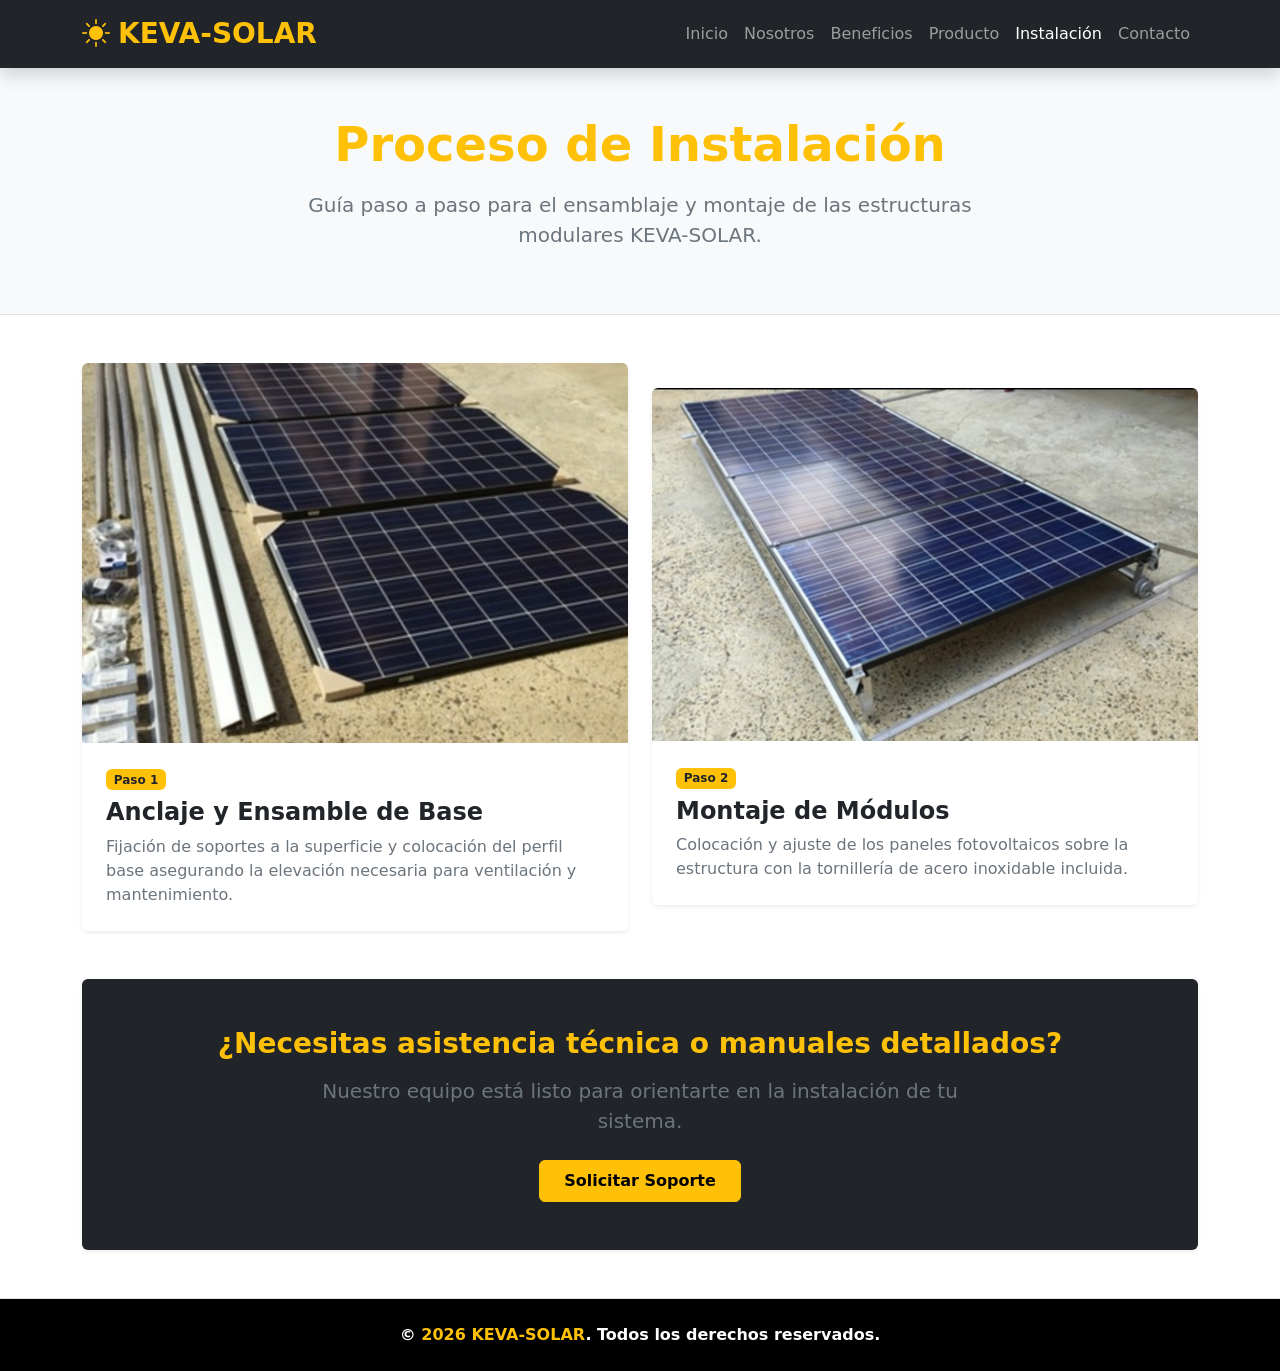
<file: instalacion.html>
<!DOCTYPE html>
<html lang="es">
<head>
  <meta charset="UTF-8">
  <meta name="viewport" content="width=device-width, initial-scale=1.0">
  <title>Instalación - KEVA-SOLAR</title>
  
  <!-- Estilos de Bootstrap y Bootstrap Icons -->
  <link href="https://cdn.jsdelivr.net/npm/bootstrap@5.3.0/dist/css/bootstrap.min.css" rel="stylesheet">
  <link rel="stylesheet" href="https://cdn.jsdelivr.net/npm/bootstrap-icons@1.11.1/font/bootstrap-icons.css">
  <link rel="stylesheet" href="styles.css">
</head>
<body class="pagina-contacto">

  <!-- Navegación -->
  <header>
    <nav class="navbar navbar-expand-lg navbar-dark bg-dark sticky-top shadow">
      <div class="container">
        <a class="navbar-brand fw-bold text-warning fs-3" href="index.html">
          <i class="bi bi-sun-fill me-2"></i>KEVA-SOLAR
        </a>
        <button class="navbar-toggler" type="button" data-bs-toggle="collapse" data-bs-target="#navbarNav">
          <span class="navbar-toggler-icon"></span>
        </button>
        <div class="collapse navbar-collapse" id="navbarNav">
          <ul class="navbar-nav ms-auto fs-6">
            <li class="nav-item"><a class="nav-link" href="index.html">Inicio</a></li>
            <li class="nav-item"><a class="nav-link" href="nosotros.html">Nosotros</a></li>
            <li class="nav-item"><a class="nav-link" href="beneficios.html">Beneficios</a></li>
            <li class="nav-item"><a class="nav-link" href="producto.html">Producto</a></li>
            <li class="nav-item"><a class="nav-link active" href="instalacion.html">Instalación</a></li>
            <li class="nav-item"><a class="nav-link" href="contacto.html">Contacto</a></li>
          </ul>
        </div>
      </div>
    </nav>
  </header>

  <!-- Encabezado -->
  <section class="bg-light py-5 border-bottom text-center">
    <div class="container">
      <h1 class="text-warning fw-bold display-5">Proceso de Instalación</h1>
      <p class="text-secondary col-md-8 mx-auto mt-3 fs-5">
        Guía paso a paso para el ensamblaje y montaje de las estructuras modulares KEVA-SOLAR.
      </p>
    </div>
  </section>

  <!-- Contenido de Instalación -->
  <main class="container my-5">

    <!-- Galería / Pasos de Instalación -->
    <div class="row g-4 align-items-center mb-5">
      
      <!-- Paso 1: Foto 1 -->
      <div class="col-lg-6">
        <div class="card shadow-sm border-0 overflow-hidden">
          <img src="instalacion-1.jpg" alt="Montaje de base de estructura KEVA-SOLAR" class="img-fluid w-100" style="max-height: 380px; object-fit: cover;">
          <div class="card-body p-4">
            <span class="badge bg-warning text-dark fw-bold mb-2">Paso 1</span>
            <h4 class="fw-bold text-dark">Anclaje y Ensamble de Base</h4>
            <p class="text-secondary mb-0">
              Fijación de soportes a la superficie y colocación del perfil base asegurando la elevación necesaria para ventilación y mantenimiento.
            </p>
          </div>
        </div>
      </div>

      <!-- Paso 2: Foto 2 -->
      <div class="col-lg-6">
        <div class="card shadow-sm border-0 overflow-hidden">
          <img src="instalacion-2.jpg" alt="Colocación de paneles fotovoltaicos" class="img-fluid w-100" style="max-height: 380px; object-fit: cover;">
          <div class="card-body p-4">
            <span class="badge bg-warning text-dark fw-bold mb-2">Paso 2</span>
            <h4 class="fw-bold text-dark">Montaje de Módulos</h4>
            <p class="text-secondary mb-0">
              Colocación y ajuste de los paneles fotovoltaicos sobre la estructura con la tornillería de acero inoxidable incluida.
            </p>
          </div>
        </div>
      </div>

    </div>

    <!-- Llamado a la acción -->
    <div class="bg-dark text-white rounded shadow-sm p-5 mt-5 text-center">
      <h3 class="fw-bold text-warning mb-3">¿Necesitas asistencia técnica o manuales detallados?</h3>
      <p class="text-secondary col-md-8 mx-auto mb-4 fs-5">Nuestro equipo está listo para orientarte en la instalación de tu sistema.</p>
      <a href="contacto.html" class="btn btn-warning fw-bold px-4 py-2">Solicitar Soporte</a>
    </div>

  </main>

  <!-- Pie de página -->
  <footer class="bg-black text-white text-center py-4 mt-5 border-top">
    <div class="container">
     <p class="mb-0 text-white fw-bold text-center">&copy; <span class="text-warning">2026 KEVA-SOLAR</span>. Todos los derechos reservados.</p>
    </div>
  </footer>

  <script src="https://cdn.jsdelivr.net/npm/bootstrap@5.3.0/dist/js/bootstrap.bundle.min.js"></script>
</body>
</html>
</file>
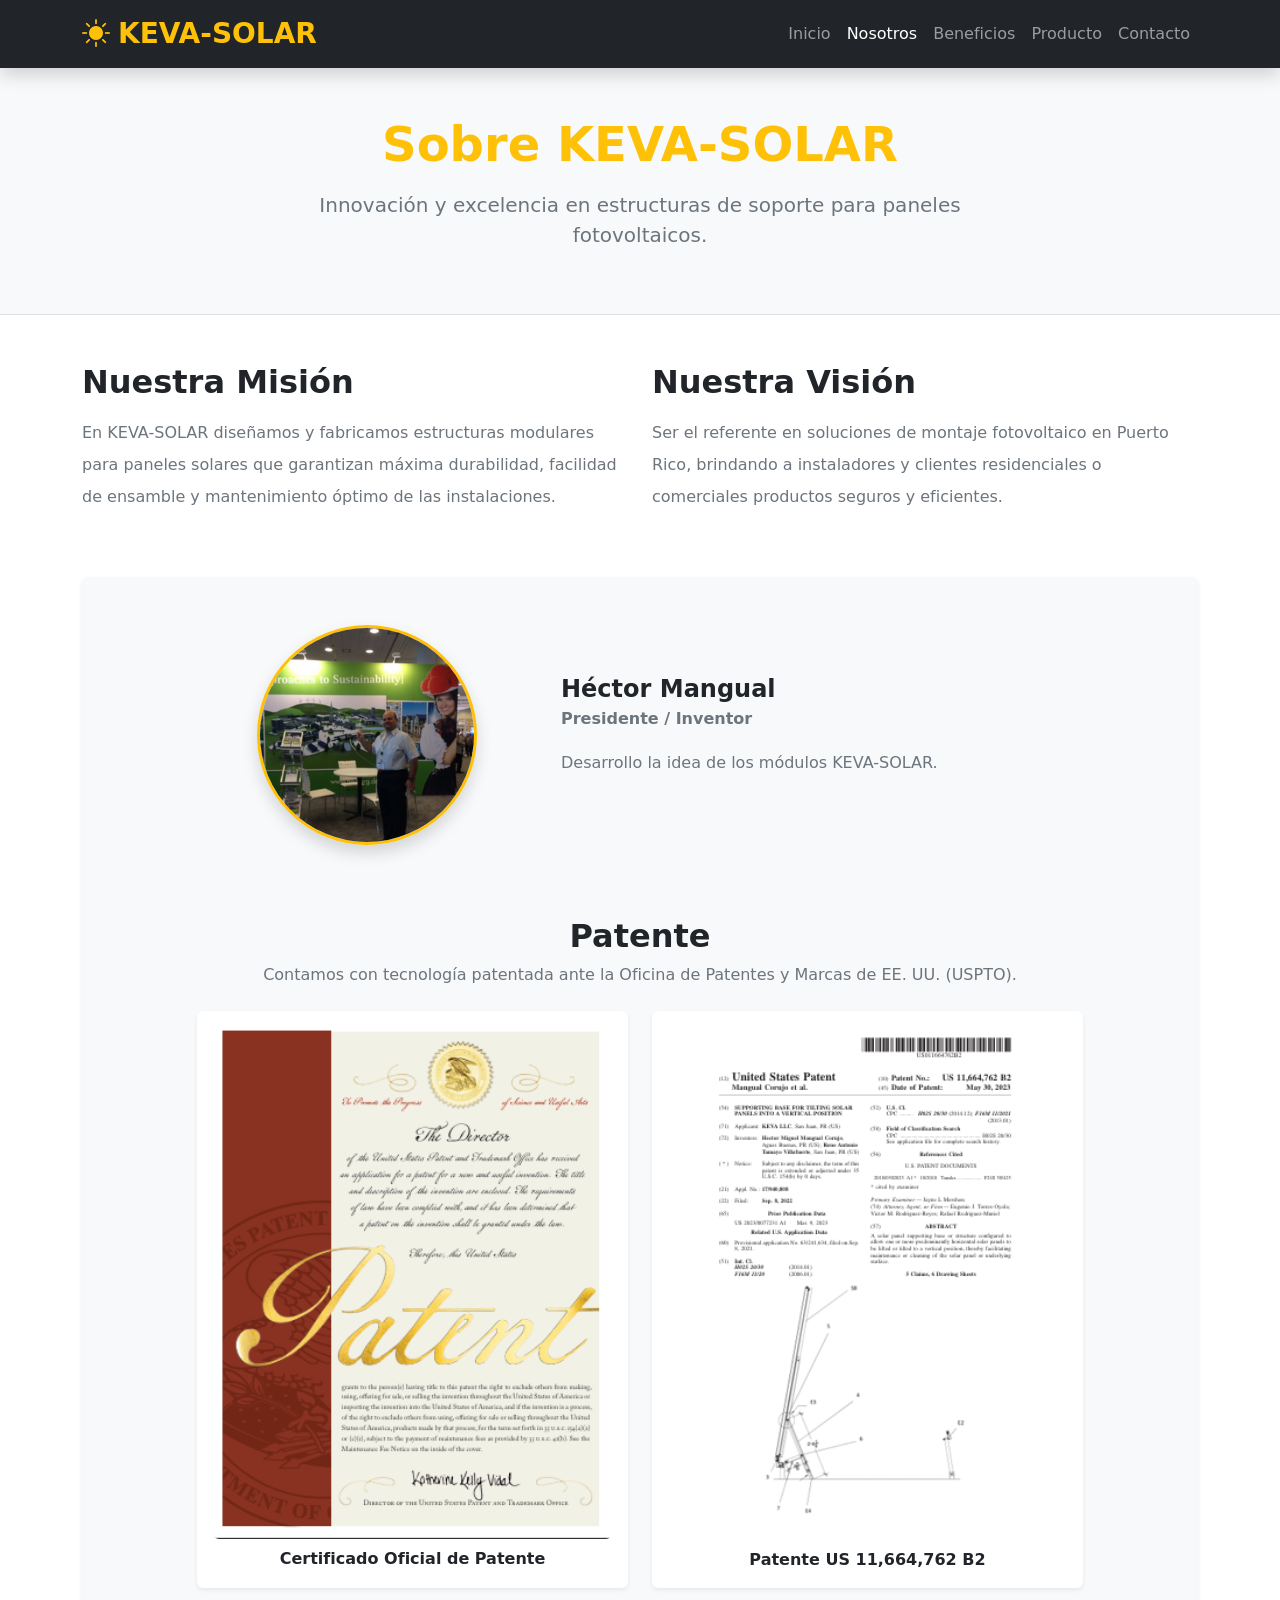
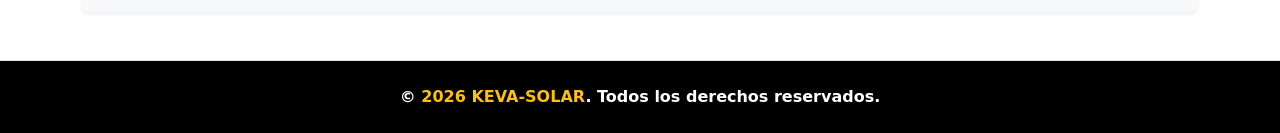
<file: nosotros.html>
<!DOCTYPE html>
<html lang="es">
<head>
  <meta charset="UTF-8">
  <meta name="viewport" content="width=device-width, initial-scale=1.0">
  <title>Nosotros - KEVA-SOLAR</title>
  
  <!-- Estilos de Bootstrap y Bootstrap Icons -->
  <link href="https://cdn.jsdelivr.net/npm/bootstrap@5.3.0/dist/css/bootstrap.min.css" rel="stylesheet">
  <link rel="stylesheet" href="https://cdn.jsdelivr.net/npm/bootstrap-icons@1.11.1/font/bootstrap-icons.css">
  <link rel="stylesheet" href="styles.css">
</head>
<body class="pagina-contacto">

  <!-- Navegación -->
  <header>
    <nav class="navbar navbar-expand-lg navbar-dark bg-dark sticky-top shadow">
      <div class="container">
        <a class="navbar-brand fw-bold text-warning fs-3" href="index.html">
          <i class="bi bi-sun-fill me-2"></i>KEVA-SOLAR
        </a>
        <button class="navbar-toggler" type="button" data-bs-toggle="collapse" data-bs-target="#navbarNav">
          <span class="navbar-toggler-icon"></span>
        </button>
        <div class="collapse navbar-collapse" id="navbarNav">
          <ul class="navbar-nav ms-auto fs-6">
            <li class="nav-item"><a class="nav-link" href="index.html">Inicio</a></li>
            <li class="nav-item"><a class="nav-link active" href="nosotros.html">Nosotros</a></li>
            <li class="nav-item"><a class="nav-link" href="beneficios.html">Beneficios</a></li>
            <li class="nav-item"><a class="nav-link" href="producto.html">Producto</a></li>
            <li class="nav-item"><a class="nav-link" href="contacto.html">Contacto</a></li>
          </ul>
        </div>
      </div>
    </nav>
  </header>

  <!-- Encabezado -->
  <section class="bg-light py-5 border-bottom text-center">
    <div class="container">
      <h1 class="text-warning fw-bold display-5">Sobre KEVA-SOLAR</h1>
      <p class="text-secondary col-md-8 mx-auto mt-3 fs-5">
        Innovación y excelencia en estructuras de soporte para paneles fotovoltaicos.
      </p>
    </div>
  </section>

  <!-- Contenido de Nosotros -->
  <main class="container my-5">
    
    <!-- Sección sobre la empresa -->
    <div class="row g-4 align-items-center mb-5">
      <div class="col-lg-6">
        <h2 class="fw-bold text-dark mb-3">Nuestra Misión</h2>
        <p class="text-secondary lh-lg">
          En KEVA-SOLAR diseñamos y fabricamos estructuras modulares para paneles solares que garantizan máxima durabilidad, facilidad de ensamble y mantenimiento óptimo de las instalaciones.
        </p>
      </div>
      <div class="col-lg-6">
        <h2 class="fw-bold text-dark mb-3">Nuestra Visión</h2>
        <p class="text-secondary lh-lg">
          Ser el referente en soluciones de montaje fotovoltaico en Puerto Rico, brindando a instaladores y clientes residenciales o comerciales productos seguros y eficientes.
        </p>
      </div>
    </div>

    <!-- Sección del Equipo / Liderazgo -->
    <div class="card shadow-sm border-0 p-4 my-5 bg-light">
      <h3 class="fw-bold text-dark text-center mb-4"></h3>
      
      <div class="row justify-content-center align-items-center">
        <div class="col-md-5 col-lg-4 text-center mb-3 mb-md-0">
          <!-- Foto de Hector Mangual -->
          <img src="HectorMangual.jpg" alt="Héctor Mangual" class="img-fluid rounded-circle shadow border border-3 border-warning" style="width: 220px; height: 220px; object-fit: cover;">
        </div>
        <div class="col-md-7 col-lg-6">
          <span class="badge bg-warning text-dark fw-bold mb-2 px-3 py-2"></span>
          <h4 class="fw-bold text-dark mb-1">Héctor Mangual</h4>
         <p class="text-secondary fw-semibold mb-3">Presidente / Inventor</p>
        <p class="text-secondary lh-lg">
         Desarrollo la idea de los módulos KEVA-SOLAR.
        </p>
      </div>
    </div> <!-- AQUÍ FALTABA ESTE CIERRE -->

    <!-- Sección de Patentes -->
<section class="patentes-container mt-5 pt-4">
  <h2 class="text-center fw-bold mb-2">Patente</h2>
  <p class="text-center text-secondary mb-4">
    Contamos con tecnología patentada ante la Oficina de Patentes y Marcas de EE. UU. (USPTO).
  </p>

  <div class="row justify-content-center align-items-stretch g-4">
    <div class="col-12 col-md-5">
      <div class="card h-100 shadow-sm border-0 p-3 text-center">
        <img src="patente-1.png" class="img-fluid rounded mb-2" alt="Certificado Oficial de Patente USPTO">
        <p class="fw-bold mb-0">Certificado Oficial de Patente</p>
      </div>
    </div>
    <div class="col-12 col-md-5">
      <div class="card h-100 shadow-sm border-0 p-3 text-center">
        <img src="patente-2.png" class="img-fluid rounded mb-2" alt="Documento de Patente US 11,664,762 B2">
        <p class="fw-bold mb-0">Patente US 11,664,762 B2</p>
      </div>
    </div>
  </div>
</section>
  </main>

  <!-- Pie de página -->
  <footer class="bg-black text-white text-center py-4 mt-5 border-top">
    <div class="container">
      <p class="mb-0 text-white fw-bold text-center">&copy; <span class="text-warning">2026 KEVA-SOLAR</span>. Todos los derechos reservados.</p>
    </div>
  </footer>

  <script src="https://cdn.jsdelivr.net/npm/bootstrap@5.3.0/dist/js/bootstrap.bundle.min.js"></script>
</body>
</html>
</file>
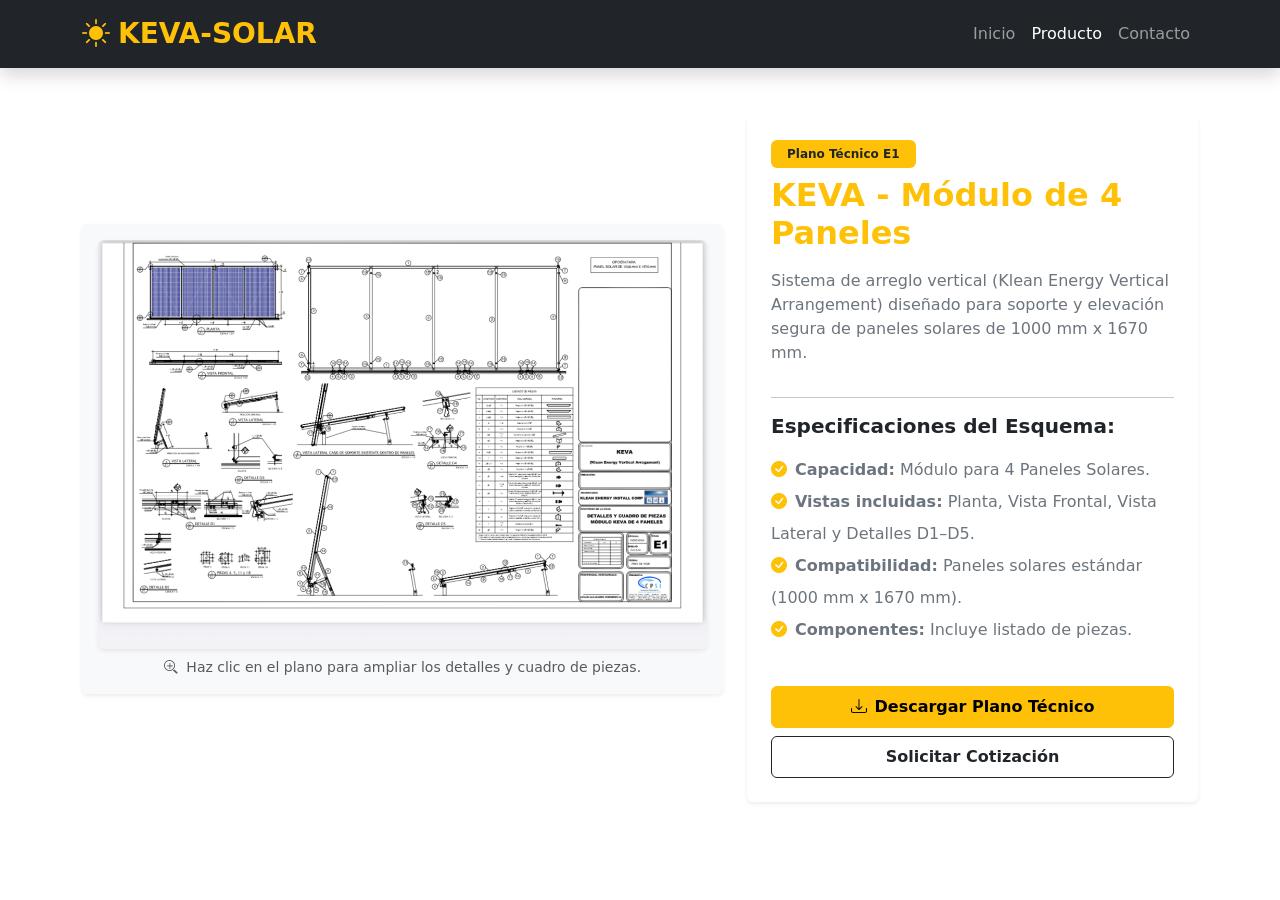
<file: producto.html>
<!DOCTYPE html>
<html lang="es">
<head>
  <meta charset="UTF-8">
  <meta name="viewport" content="width=device-width, initial-scale=1.0">
  <title>KEVA - Módulo de 4 Paneles</title>
  
  <!-- Estilos de Bootstrap y Bootstrap Icons -->
  <link href="https://cdn.jsdelivr.net/npm/bootstrap@5.3.0/dist/css/bootstrap.min.css" rel="stylesheet">
  <link rel="stylesheet" href="https://cdn.jsdelivr.net/npm/bootstrap-icons@1.11.1/font/bootstrap-icons.css">
  <link rel="stylesheet" href="styles.css">
</head>
<body class="pagina-contacto">

  <!-- Navegación -->
  <header>
    <nav class="navbar navbar-expand-lg navbar-dark bg-dark sticky-top shadow">
      <div class="container">
        <a class="navbar-brand fw-bold text-warning fs-3" href="index.html">
          <i class="bi bi-sun-fill me-2"></i>KEVA-SOLAR
        </a>
        <button class="navbar-toggler" type="button" data-bs-toggle="collapse" data-bs-target="#navbarNav">
          <span class="navbar-toggler-icon"></span>
        </button>
        <div class="collapse navbar-collapse" id="navbarNav">
          <ul class="navbar-nav ms-auto fs-6">
            <li class="nav-item"><a class="nav-link" href="index.html">Inicio</a></li>
            <li class="nav-item"><a class="nav-link active" href="producto.html">Producto</a></li>
            <li class="nav-item"><a class="nav-link" href="contacto.html">Contacto</a></li>
          </ul>
        </div>
      </div>
    </nav>
  </header>

  <!-- Contenido del Producto -->
  <main class="container my-5">
    <div class="row g-4 align-items-center">
      
      <!-- Columna de la imagen del plano -->
      <div class="col-lg-7">
        <div class="card shadow-sm border-0 p-3 bg-light text-center">
          <a href="plano-keva-4-paneles.jpg" target="_blank" title="Haz clic para ver el plano en alta resolución">
            <img src="plano-keva-4-paneles.jpg" alt="Plano Técnico Módulo KEVA de 4 Paneles" class="img-fluid rounded shadow-sm">
          </a>
          <small class="text-muted mt-2 d-block">
            <i class="bi bi-zoom-in me-1"></i> Haz clic en el plano para ampliar los detalles y cuadro de piezas.
          </small>
        </div>
      </div>

      <!-- Columna de detalles -->
      <div class="col-lg-5">
        <div class="card shadow-sm border-0 p-4 h-100">
          <span class="badge bg-warning text-dark align-self-start mb-2 px-3 py-2 fw-bold">Plano Técnico E1</span>
          <h2 class="text-warning fw-bold mb-3">KEVA - Módulo de 4 Paneles</h2>
          <p class="text-secondary">
            Sistema de arreglo vertical (Klean Energy Vertical Arrangement) diseñado para soporte y elevación segura de paneles solares de 1000 mm x 1670 mm.
          </p>

          <hr class="my-3">
          <h5 class="fw-bold text-dark mb-3">Especificaciones del Esquema:</h5>
          <ul class="list-unstyled lh-lg text-secondary">
            <li><i class="bi bi-check-circle-fill text-warning me-2"></i><strong>Capacidad:</strong> Módulo para 4 Paneles Solares.</li>
            <li><i class="bi bi-check-circle-fill text-warning me-2"></i><strong>Vistas incluidas:</strong> Planta, Vista Frontal, Vista Lateral y Detalles D1–D5.</li>
            <li><i class="bi bi-check-circle-fill text-warning me-2"></i><strong>Compatibilidad:</strong> Paneles solares estándar (1000 mm x 1670 mm).</li>
            <li><i class="bi bi-check-circle-fill text-warning me-2"></i><strong>Componentes:</strong> Incluye listado de piezas.</li>
          </ul>

          <div class="d-grid gap-2 mt-4">
            <a href="plano-keva-4-paneles.jpg" download class="btn btn-warning fw-bold py-2">
              <i class="bi bi-download me-2"></i>Descargar Plano Técnico
            </a>
            <a href="contacto.html" class="btn btn-outline-dark fw-bold py-2">
              Solicitar Cotización
            </a>
          </div>
        </div>
      </div>

    </div>
  </main>

  <script src="https://cdn.jsdelivr.net/npm/bootstrap@5.3.0/dist/js/bootstrap.bundle.min.js"></script>
</body>
</html>
</file>
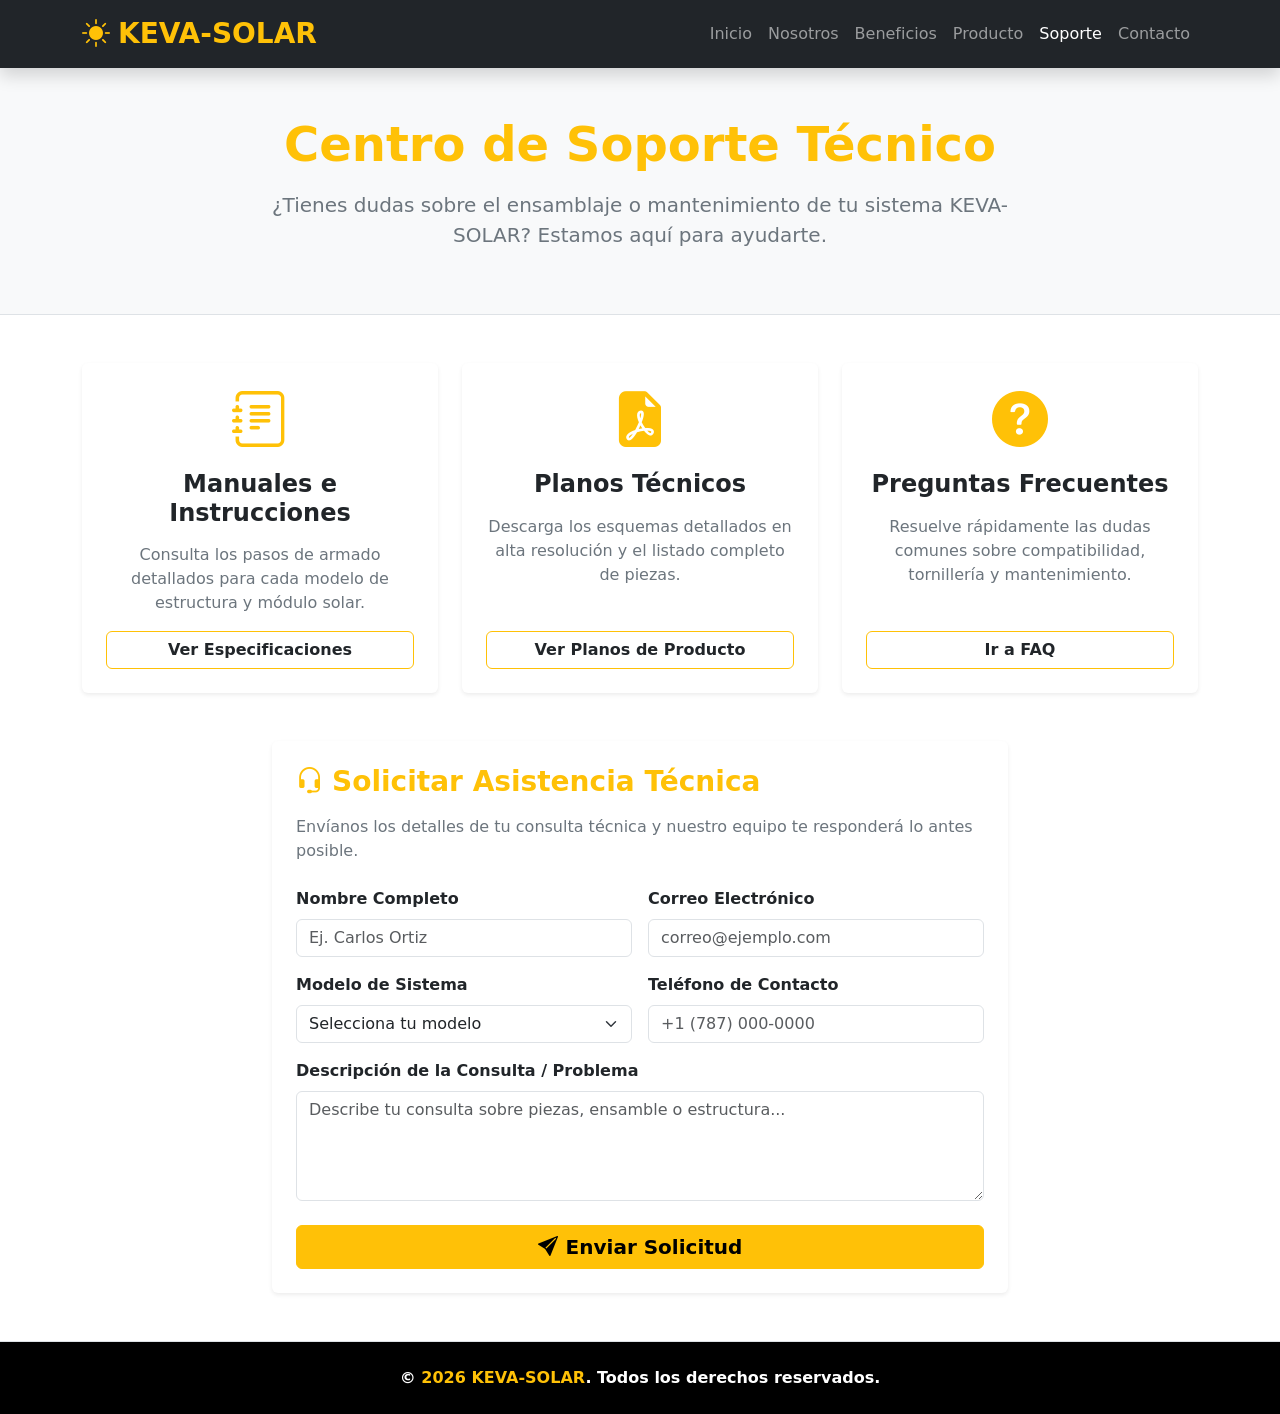
<file: soporte.html>
<!DOCTYPE html>
<html lang="es">
<head>
  <meta charset="UTF-8">
  <meta name="viewport" content="width=device-width, initial-scale=1.0">
  <title>Soporte Técnico - KEVA-SOLAR</title>
  
  <!-- Estilos de Bootstrap y Bootstrap Icons -->
  <link href="https://cdn.jsdelivr.net/npm/bootstrap@5.3.0/dist/css/bootstrap.min.css" rel="stylesheet">
  <link rel="stylesheet" href="https://cdn.jsdelivr.net/npm/bootstrap-icons@1.11.1/font/bootstrap-icons.css">
  <link rel="stylesheet" href="styles.css">
</head>
<body class="pagina-contacto">

  <!-- Navegación -->
  <header>
    <nav class="navbar navbar-expand-lg navbar-dark bg-dark sticky-top shadow">
      <div class="container">
        <a class="navbar-brand fw-bold text-warning fs-3" href="index.html">
          <i class="bi bi-sun-fill me-2"></i>KEVA-SOLAR
        </a>
        <button class="navbar-toggler" type="button" data-bs-toggle="collapse" data-bs-target="#navbarNav">
          <span class="navbar-toggler-icon"></span>
        </button>
        <div class="collapse navbar-collapse" id="navbarNav">
          <ul class="navbar-nav ms-auto fs-6">
            <li class="nav-item"><a class="nav-link" href="index.html">Inicio</a></li>
            <li class="nav-item"><a class="nav-link" href="nosotros.html">Nosotros</a></li>
            <li class="nav-item"><a class="nav-link" href="beneficios.html">Beneficios</a></li>
            <li class="nav-item"><a class="nav-link" href="producto.html">Producto</a></li>
            <li class="nav-item"><a class="nav-link active" href="soporte.html">Soporte</a></li>
            <li class="nav-item"><a class="nav-link" href="contacto.html">Contacto</a></li>
          </ul>
        </div>
      </div>
    </nav>
  </header>

  <!-- Encabezado -->
  <section class="bg-light py-5 border-bottom text-center">
    <div class="container">
      <h1 class="text-warning fw-bold display-5">Centro de Soporte Técnico</h1>
      <p class="lead text-secondary col-md-8 mx-auto mt-3">
        ¿Tienes dudas sobre el ensamblaje o mantenimiento de tu sistema KEVA-SOLAR? Estamos aquí para ayudarte.
      </p>
    </div>
  </section>

  <!-- Opciones de Soporte -->
  <main class="container my-5">
    <div class="row g-4 mb-5">
      
      <!-- Guías de Instalación -->
      <div class="col-md-4">
        <div class="card h-100 shadow-sm border-0 p-4 text-center">
          <i class="bi bi-journal-text text-warning display-4 mb-3"></i>
          <h4 class="fw-bold text-dark mb-3">Manuales e Instrucciones</h4>
          <p class="text-secondary">
            Consulta los pasos de armado detallados para cada modelo de estructura y módulo solar.
          </p>
          <a href="especificaciones.html" class="btn btn-outline-warning text-dark fw-bold mt-auto">
            Ver Especificaciones
          </a>
        </div>
      </div>

      <!-- Descarga de Planos -->
      <div class="col-md-4">
        <div class="card h-100 shadow-sm border-0 p-4 text-center">
          <i class="bi bi-file-earmark-pdf-fill text-warning display-4 mb-3"></i>
          <h4 class="fw-bold text-dark mb-3">Planos Técnicos</h4>
          <p class="text-secondary">
            Descarga los esquemas detallados en alta resolución y el listado completo de piezas.
          </p>
          <a href="producto.html" class="btn btn-outline-warning text-dark fw-bold mt-auto">
            Ver Planos de Producto
          </a>
        </div>
      </div>

      <!-- Preguntas Frecuentes -->
      <div class="col-md-4">
        <div class="card h-100 shadow-sm border-0 p-4 text-center">
          <i class="bi bi-question-circle-fill text-warning display-4 mb-3"></i>
          <h4 class="fw-bold text-dark mb-3">Preguntas Frecuentes</h4>
          <p class="text-secondary">
            Resuelve rápidamente las dudas comunes sobre compatibilidad, tornillería y mantenimiento.
          </p>
          <a href="faq.html" class="btn btn-outline-warning text-dark fw-bold mt-auto">
            Ir a FAQ
          </a>
        </div>
      </div>

    </div>

    <!-- Formulario de Solicitud de Asistencia -->
    <div class="row justify-content-center">
      <div class="col-lg-8">
        <div class="card shadow-sm border-0 p-4">
          <h3 class="text-warning fw-bold mb-3"><i class="bi bi-headset me-2"></i>Solicitar Asistencia Técnica</h3>
          <p class="text-secondary mb-4">
            Envíanos los detalles de tu consulta técnica y nuestro equipo te responderá lo antes posible.
          </p>
          
          <form id="supportForm">
            <div class="row g-3">
              <div class="col-md-6">
                <label for="nombreSupport" class="form-label fw-bold">Nombre Completo</label>
                <input type="text" class="form-control" id="nombreSupport" placeholder="Ej. Carlos Ortiz" required>
              </div>
              <div class="col-md-6">
                <label for="emailSupport" class="form-label fw-bold">Correo Electrónico</label>
                <input type="email" class="form-control" id="emailSupport" placeholder="correo@ejemplo.com" required>
              </div>
              <div class="col-md-6">
                <label for="modelo" class="form-label fw-bold">Modelo de Sistema</label>
                <select class="form-select" id="modelo" required>
                  <option value="" selected disabled>Selecciona tu modelo</option>
                  <option value="keva3">KEVA 3 (3 Paneles)</option>
                  <option value="keva4">KEVA 4 (4 Paneles)</option>
                  <option value="otro">Otro / Consulta General</option>
                </select>
              </div>
              <div class="col-md-6">
                <label for="telefonoSupport" class="form-label fw-bold">Teléfono de Contacto</label>
                <input type="tel" class="form-control" id="telefonoSupport" placeholder="+1 (787) 000-0000">
              </div>
              <div class="col-12">
                <label for="detalleProblema" class="form-label fw-bold">Descripción de la Consulta / Problema</label>
                <textarea class="form-control" id="detalleProblema" rows="4" placeholder="Describe tu consulta sobre piezas, ensamble o estructura..." required></textarea>
              </div>
              <div class="col-12 mt-4">
                <button type="submit" class="btn btn-warning w-100 fw-bold fs-5">
                  <i class="bi bi-send-fill me-2"></i>Enviar Solicitud
                </button>
              </div>
            </div>
          </form>
        </div>
      </div>
    </div>
  </main>

  <!-- Pie de página -->
  <footer class="bg-black text-white text-center py-4 mt-5 border-top">
    <div class="container">
      <p class="mb-0 text-white fw-bold text-center">&copy; <span class="text-warning">2026 KEVA-SOLAR</span>. Todos los derechos reservados.</p>
    </div>
  </footer>

  <script src="https://cdn.jsdelivr.net/npm/bootstrap@5.3.0/dist/js/bootstrap.bundle.min.js"></script>
</body>
</html>
</file>
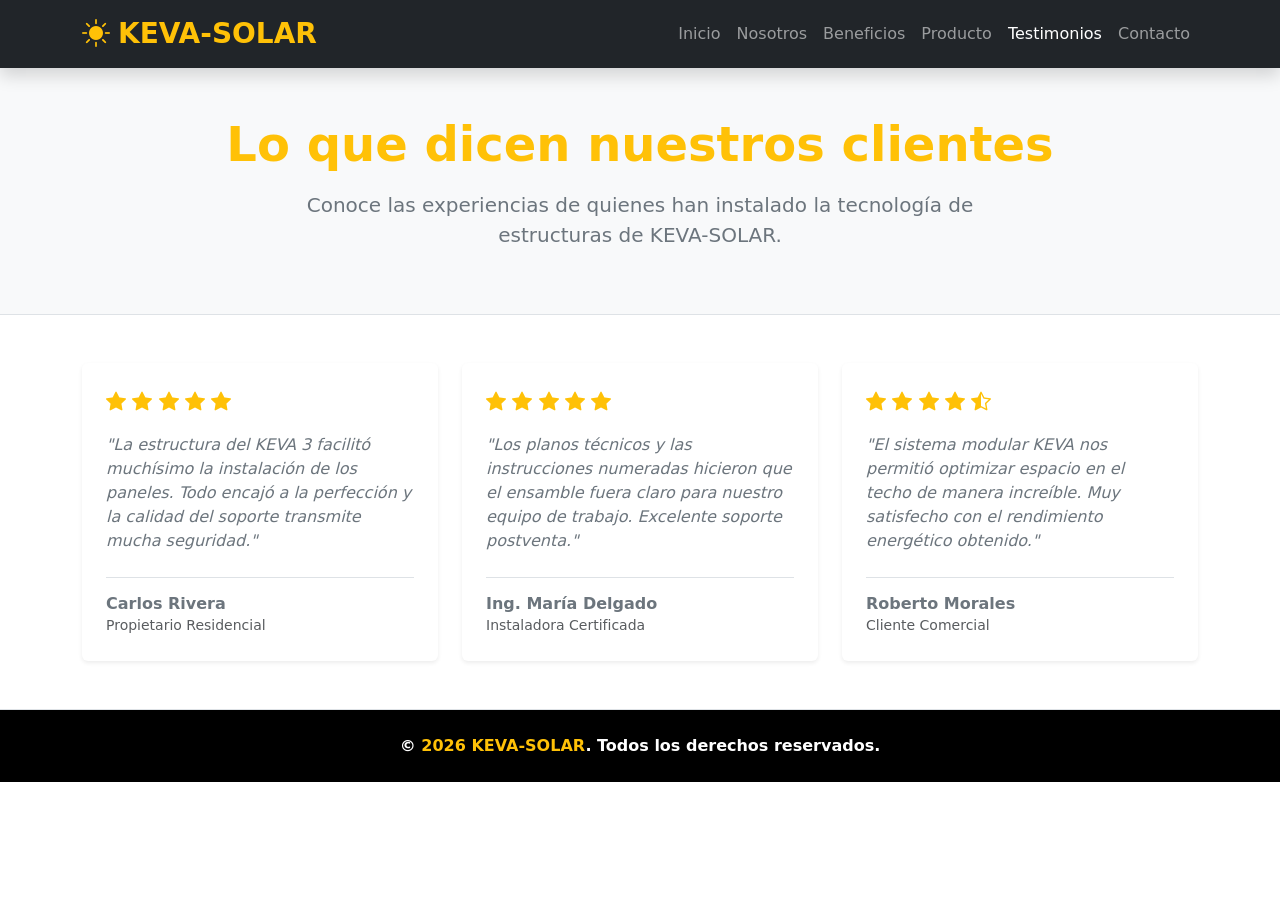
<file: testimonios.html>
<!DOCTYPE html>
<html lang="es">
<head>
  <meta charset="UTF-8">
  <meta name="viewport" content="width=device-width, initial-scale=1.0">
  <title>Testimonios - KEVA-SOLAR</title>
  
  <!-- Estilos de Bootstrap y Bootstrap Icons -->
  <link href="https://cdn.jsdelivr.net/npm/bootstrap@5.3.0/dist/css/bootstrap.min.css" rel="stylesheet">
  <link rel="stylesheet" href="https://cdn.jsdelivr.net/npm/bootstrap-icons@1.11.1/font/bootstrap-icons.css">
  <link rel="stylesheet" href="styles.css">
</head>
<body class="pagina-contacto">

  <!-- Navegación -->
  <header>
    <nav class="navbar navbar-expand-lg navbar-dark bg-dark sticky-top shadow">
      <div class="container">
        <a class="navbar-brand fw-bold text-warning fs-3" href="index.html">
          <i class="bi bi-sun-fill me-2"></i>KEVA-SOLAR
        </a>
        <button class="navbar-toggler" type="button" data-bs-toggle="collapse" data-bs-target="#navbarNav">
          <span class="navbar-toggler-icon"></span>
        </button>
        <div class="collapse navbar-collapse" id="navbarNav">
          <ul class="navbar-nav ms-auto fs-6">
            <li class="nav-item"><a class="nav-link" href="index.html">Inicio</a></li>
            <li class="nav-item"><a class="nav-link" href="nosotros.html">Nosotros</a></li>
            <li class="nav-item"><a class="nav-link" href="beneficios.html">Beneficios</a></li>
            <li class="nav-item"><a class="nav-link" href="producto.html">Producto</a></li>
            <li class="nav-item"><a class="nav-link active" href="testimonios.html">Testimonios</a></li>
            <li class="nav-item"><a class="nav-link" href="contacto.html">Contacto</a></li>
          </ul>
        </div>
      </div>
    </nav>
  </header>

  <!-- Encabezado -->
  <section class="bg-light py-5 border-bottom text-center">
    <div class="container">
      <h1 class="text-warning fw-bold display-5">Lo que dicen nuestros clientes</h1>
      <p class="text-secondary col-md-8 mx-auto mt-3 fs-5">
        Conoce las experiencias de quienes han instalado la tecnología de estructuras de KEVA-SOLAR.
      </p>
    </div>
  </section>

  <!-- Sección de Testimonios -->
  <main class="container my-5">
    <div class="row g-4">
      
      <!-- Testimonio 1 -->
      <div class="col-md-4">
        <div class="card h-100 shadow-sm border-0 p-4">
          <div class="mb-3 text-warning fs-5">
            <i class="bi bi-star-fill"></i>
            <i class="bi bi-star-fill"></i>
            <i class="bi bi-star-fill"></i>
            <i class="bi bi-star-fill"></i>
            <i class="bi bi-star-fill"></i>
          </div>
          <p class="text-secondary fst-italic mb-4">
            "La estructura del KEVA 3 facilitó muchísimo la instalación de los paneles. Todo encajó a la perfección y la calidad del soporte transmite mucha seguridad."
          </p>
          <div class="mt-auto border-top pt-3">
            <h6 class="fw-bold text-secondary mb-0">Carlos Rivera</h6>
            <small class="text-muted">Propietario Residencial</small>
          </div>
        </div>
      </div>

      <!-- Testimonio 2 -->
      <div class="col-md-4">
        <div class="card h-100 shadow-sm border-0 p-4">
          <div class="mb-3 text-warning fs-5">
            <i class="bi bi-star-fill"></i>
            <i class="bi bi-star-fill"></i>
            <i class="bi bi-star-fill"></i>
            <i class="bi bi-star-fill"></i>
            <i class="bi bi-star-fill"></i>
          </div>
          <p class="text-secondary fst-italic mb-4">
            "Los planos técnicos y las instrucciones numeradas hicieron que el ensamble fuera claro para nuestro equipo de trabajo. Excelente soporte postventa."
          </p>
          <div class="mt-auto border-top pt-3">
            <h6 class="fw-bold text-secondary mb-0">Ing. María Delgado</h6>
            <small class="text-muted">Instaladora Certificada</small>
          </div>
        </div>
      </div>

      <!-- Testimonio 3 -->
      <div class="col-md-4">
        <div class="card h-100 shadow-sm border-0 p-4">
          <div class="mb-3 text-warning fs-5">
            <i class="bi bi-star-fill"></i>
            <i class="bi bi-star-fill"></i>
            <i class="bi bi-star-fill"></i>
            <i class="bi bi-star-fill"></i>
            <i class="bi bi-star-half"></i>
          </div>
          <p class="text-secondary fst-italic mb-4">
            "El sistema modular KEVA nos permitió optimizar espacio en el techo de manera increíble. Muy satisfecho con el rendimiento energético obtenido."
          </p>
          <div class="mt-auto border-top pt-3">
            <h6 class="fw-bold text-secondary mb-0">Roberto Morales</h6>
            <small class="text-muted">Cliente Comercial</small>
          </div>
        </div>
      </div>

    </div>
  </main>

  <!-- Pie de página -->
  <footer class="bg-black text-white text-center py-4 mt-5 border-top">
    <div class="container">
      <p class="mb-0 text-white fw-bold text-center">&copy; <span class="text-warning">2026 KEVA-SOLAR</span>. Todos los derechos reservados.</p>
    </div>
  </footer>

  <script src="https://cdn.jsdelivr.net/npm/bootstrap@5.3.0/dist/js/bootstrap.bundle.min.js"></script>
</body>
</html>
</file>
<file: styles.css>
/* Color verde ecologico/solar personalizado para elementos especificos */
.text-verde-solar {
  color: #2e7d32 !important;
}

.btn-verde-solar {
  background-color: #2e7d32 !important;
  border-color: #2e7d32 !important;
  color: #ffffff !important;
}

.btn-verde-solar:hover {
  background-color: #1b5e20 !important;
  border-color: #1b5e20 !important;
  color: #ffffff !important;
}

.alert-warning {
  background-color: #e8f5e9 !important;
  border-color: #a5d6a7 !important;
  color: #1b5e20 !important;
}

/* Mantener el color amarillo original de Bootstrap para .text-warning */
.text-warning {
  color: #ffc107 !important;
}

/* Configuración general para botones amarillos */
.btn-warning {
  background-color: #ffc107 !important;
  border-color: #ffc107 !important;
  color: #000000 !important;
  font-weight: 600;
}

.btn-warning:hover {
  background-color: #e0a800 !important;
  border-color: #d39e00 !important;
  color: #000000 !important;
}
</file>
